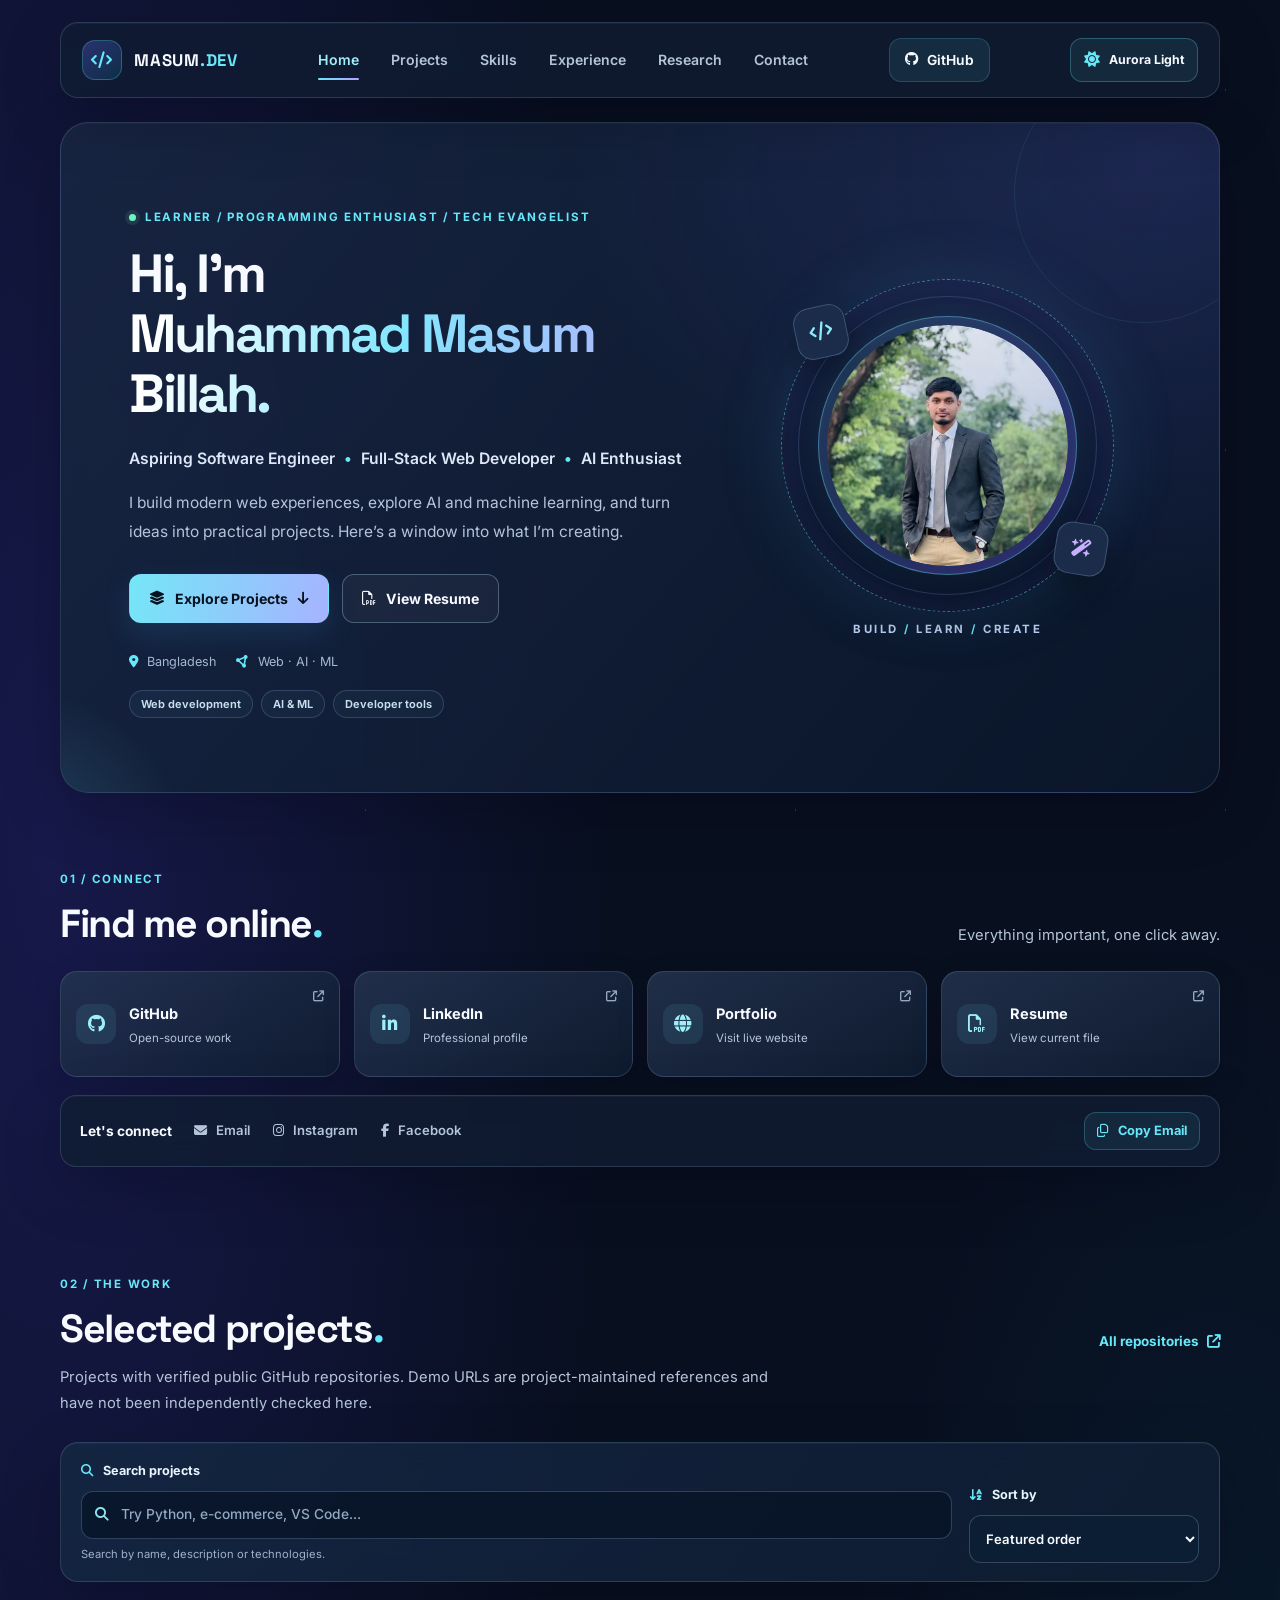
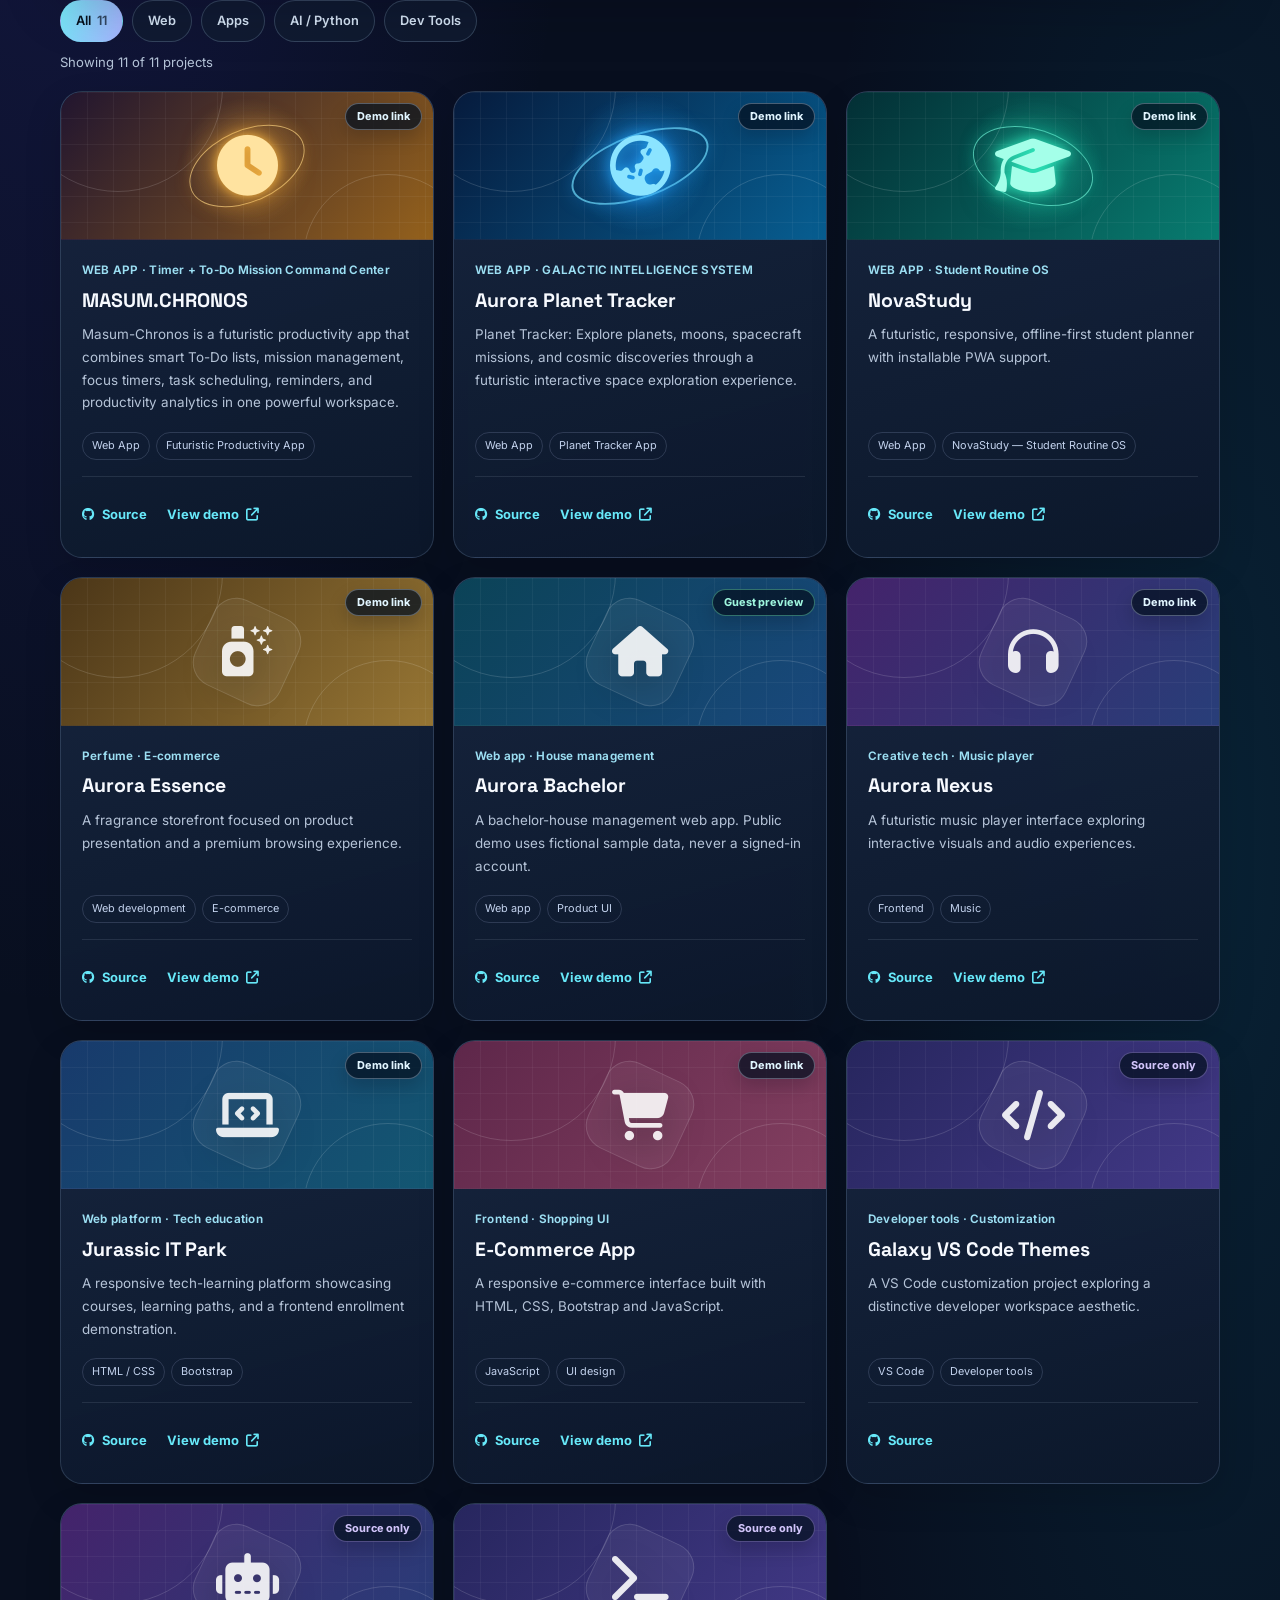
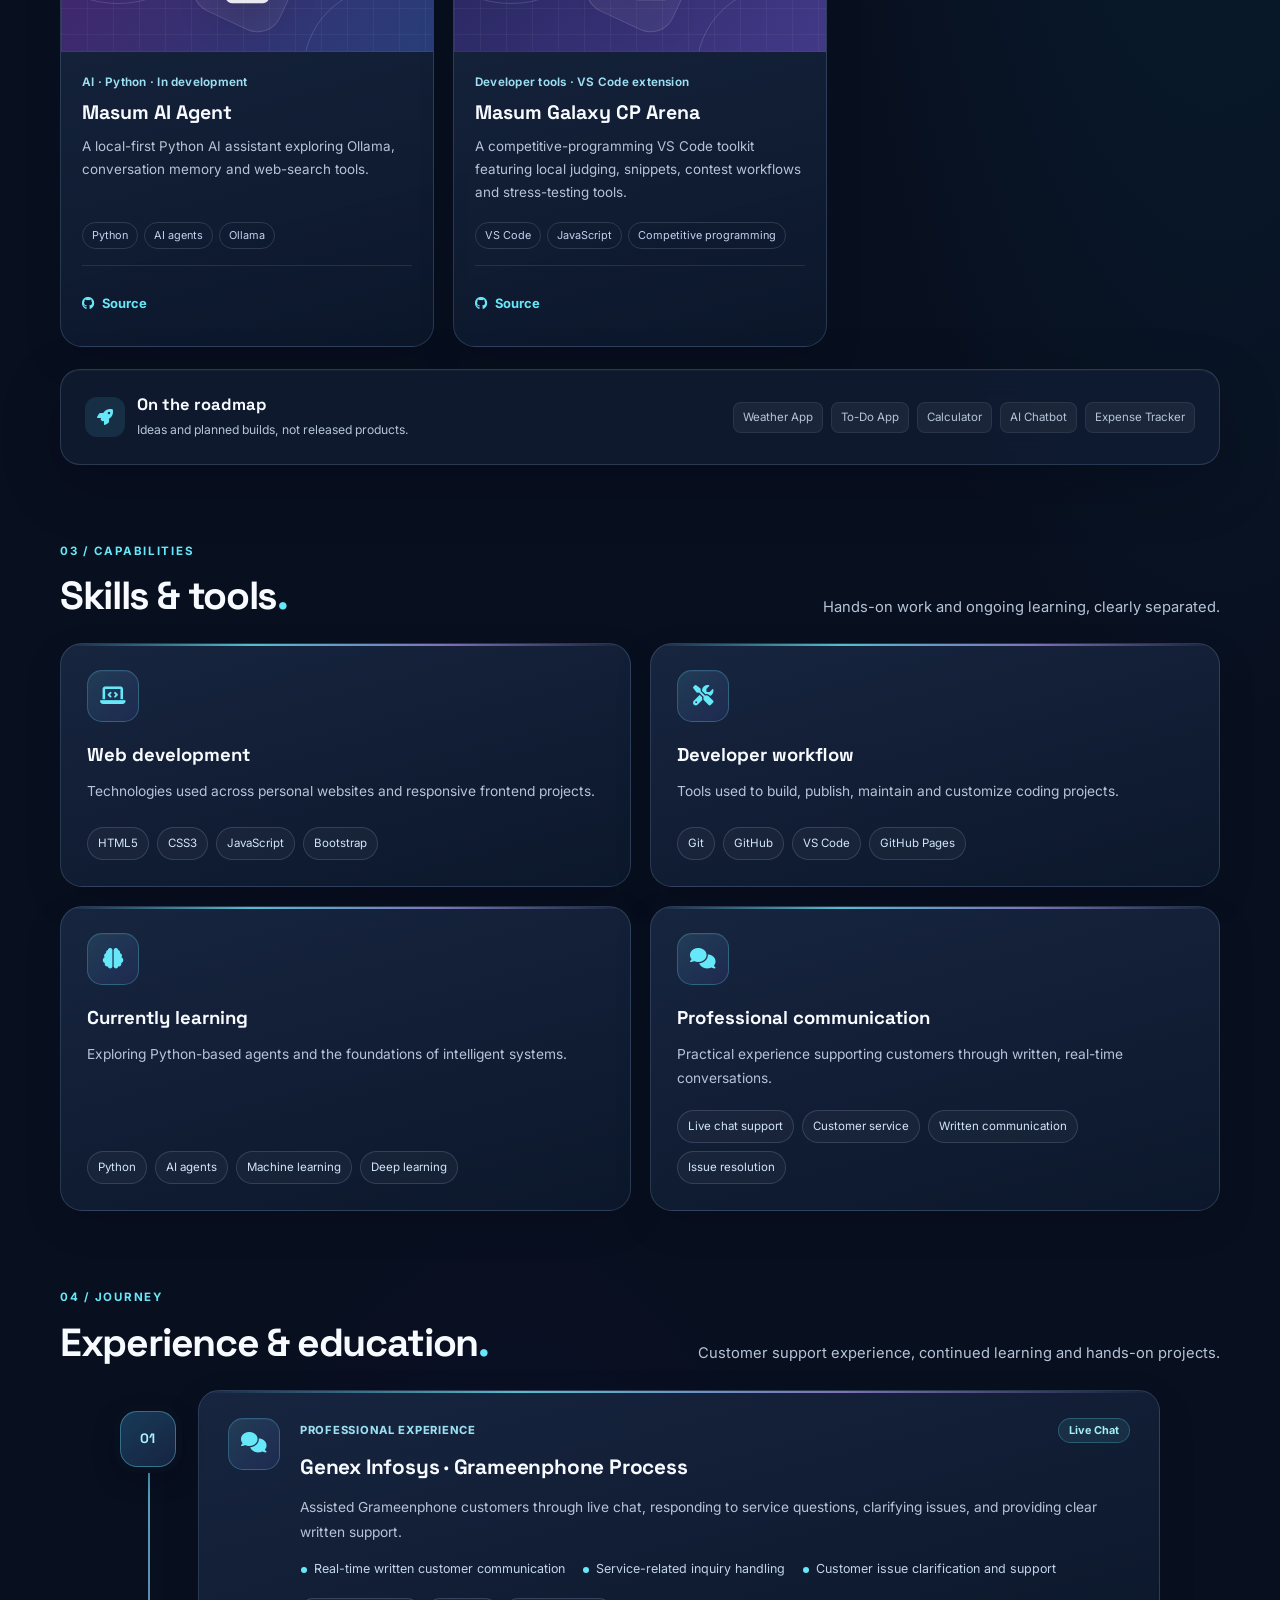
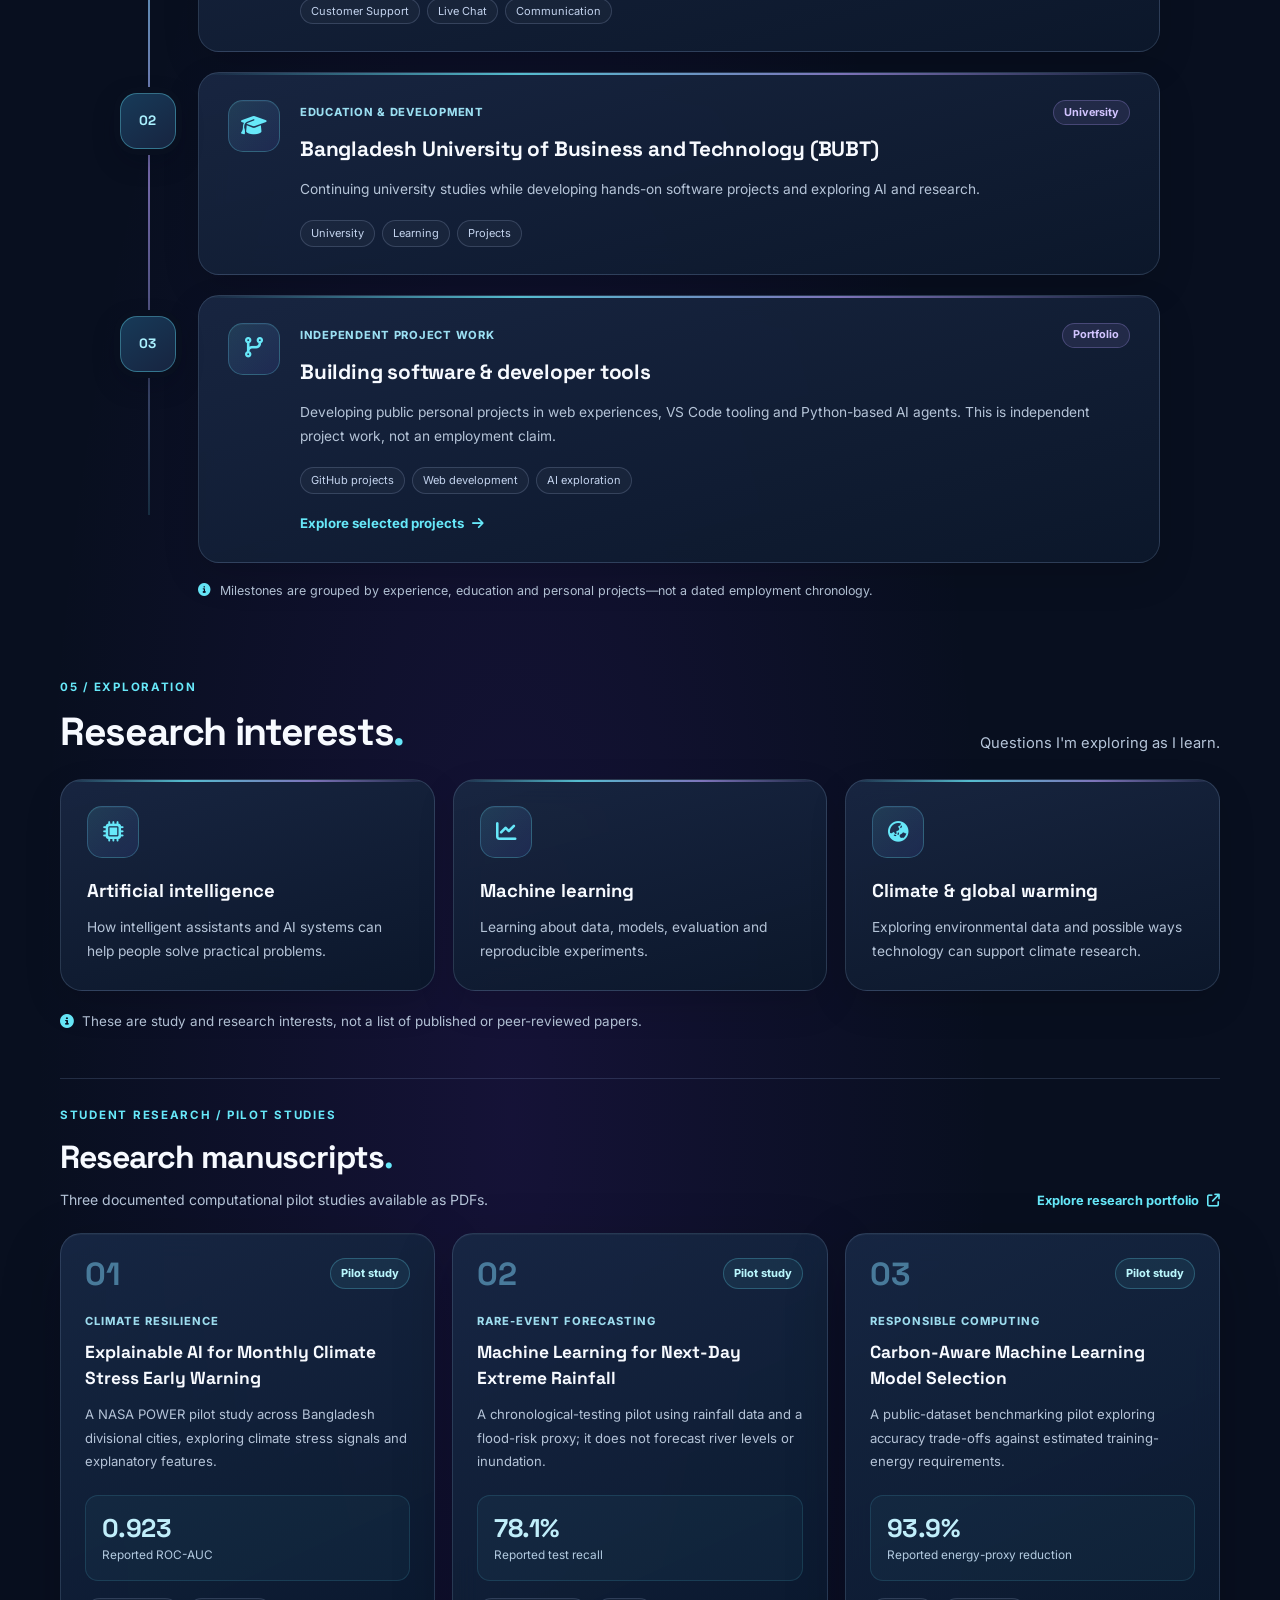
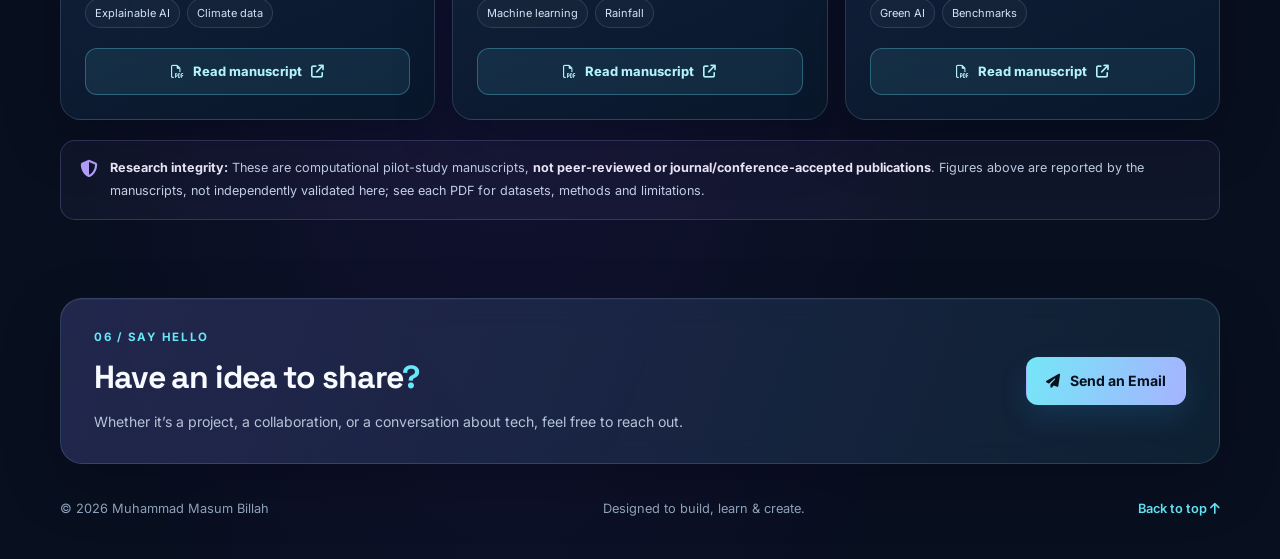
<file: index.html>
<!DOCTYPE html>
<html lang="en">
<head>
<meta charset="UTF-8">
<meta name="viewport" content="width=device-width, initial-scale=1.0">
<meta name="theme-color" content="#080F1F">
<meta name="color-scheme" content="dark light">
<meta name="description" content="Muhammad Masum Billah — aspiring software engineer and full-stack web developer exploring AI. Explore projects, portfolio, resume, and professional links.">
<meta name="robots" content="index, follow">
<link rel="canonical" href="https://gitwithmasum.github.io/">
<meta property="og:type" content="website">
<meta property="og:site_name" content="Masum Billah | Developer LinkHub">
<meta property="og:title" content="Muhammad Masum Billah | Developer LinkHub">
<meta property="og:description" content="Explore web development projects, AI experiments, portfolio, resume, and professional profiles.">
<meta property="og:url" content="https://gitwithmasum.github.io/">
<meta property="og:image" content="https://gitwithmasum.github.io/Assets/formal%201.0.png">
<meta property="og:image:alt" content="Portrait of Muhammad Masum Billah">
<meta name="twitter:card" content="summary">
<meta name="twitter:title" content="Muhammad Masum Billah | Developer LinkHub">
<meta name="twitter:description" content="Projects, portfolio, resume, and links from a developer exploring AI and full-stack web development.">
<title>Muhammad Masum Billah | Developer LinkHub</title>
<link rel="icon" href="./favicon.svg" type="image/svg+xml">
<link rel="preconnect" href="https://cdnjs.cloudflare.com" crossorigin>
<link rel="preconnect" href="https://fonts.googleapis.com">
<link rel="preconnect" href="https://fonts.gstatic.com" crossorigin>
<link href="https://fonts.googleapis.com/css2?family=Inter:wght@400;500;600;700;800&family=Space+Grotesk:wght@400;500;600;700&display=swap" rel="stylesheet">
<link rel="stylesheet" href="https://cdnjs.cloudflare.com/ajax/libs/font-awesome/6.7.2/css/all.min.css">
<script>
/* Apply the saved theme before CSS paints to avoid a light/dark flash. */
try {
  if (localStorage.getItem('masum-linkhub-theme-v1') === 'light') {
    document.documentElement.dataset.theme = 'light';
    document.querySelector('meta[name="theme-color"]').setAttribute('content', '#eaf5fc');
  }
} catch (_) { /* Storage may be unavailable; Midnight Galaxy remains the default. */ }
</script>
<link rel="stylesheet" href="./style.css?v=3.0.0">
<script type="application/ld+json">
{
  "@context": "https://schema.org",
  "@graph": [
    {
      "@type": "Person",
      "@id": "https://gitwithmasum.github.io/#person",
      "name": "Muhammad Masum Billah",
      "url": "https://gitwithmasum.github.io/",
      "image": "https://gitwithmasum.github.io/Assets/formal-portrait.webp",
      "description": "Aspiring software engineer and full-stack web developer exploring artificial intelligence.",
      "sameAs": [
        "https://github.com/gitwithmasum",
        "https://www.linkedin.com/in/masumtheinvincible/"
      ],
      "knowsAbout": [
        "Web development",
        "Artificial intelligence",
        "Machine learning",
        "Developer tools"
      ]
    },
    {
      "@type": "WebSite",
      "@id": "https://gitwithmasum.github.io/#website",
      "name": "MASUM.DEV — Developer LinkHub",
      "url": "https://gitwithmasum.github.io/",
      "inLanguage": "en",
      "about": {
        "@id": "https://gitwithmasum.github.io/#person"
      }
    }
  ]
}
</script>
</head>
<body id="top">
<a class="skip-link" href="#main-content">Skip to main content</a>
<div class="shell">
  
<header class="site-header glass">
<a href="#top" class="brand" aria-label="Masum Developer Hub home"><span class="brand-mark" aria-hidden="true"><i class="fa-solid fa-code"></i></span><span>MASUM<span class="brand-accent">.DEV</span></span></a>
<button class="nav-toggle" type="button" id="nav-toggle" aria-controls="primary-navigation" aria-expanded="false" aria-label="Open navigation menu" hidden>
<span class="nav-toggle-icon" aria-hidden="true"><i class="fa-solid fa-bars"></i></span><span class="nav-toggle-text">Menu</span>
</button>
<nav class="top-nav" id="primary-navigation" aria-label="Main navigation"><a href="#main-content">Home</a><a href="#projects">Projects</a><a href="#skills">Skills</a><a href="#experience">Experience</a><a href="#research">Research</a><a href="#contact">Contact</a></nav>
<a class="header-github" href="https://github.com/gitwithmasum" target="_blank" rel="noopener noreferrer" aria-label="GitHub profile"><i class="fa-brands fa-github" aria-hidden="true"></i><span>GitHub</span></a>
<button class="theme-toggle" type="button" id="theme-toggle" aria-pressed="false" aria-label="Switch to Aurora Light theme" title="Switch to Aurora Light theme">
<span class="theme-toggle-icon" aria-hidden="true"><i class="fa-solid fa-sun"></i></span>
<span class="theme-toggle-text">Aurora Light</span>
</button>
</header>
  
<main id="main-content">
  
<section class="hero glass" aria-labelledby="hero-heading">
<div class="hero-copy">
<p class="eyebrow"><span class="pulse-dot" aria-hidden="true"></span> LEARNER / PROGRAMMING ENTHUSIAST / TECH EVANGELIST</p>
<h1 id="hero-heading">Hi, I’m <span class="gradient-text">Muhammad Masum Billah.</span></h1>
<p class="hero-role">Aspiring Software Engineer <span aria-hidden="true">•</span> Full-Stack Web Developer <span aria-hidden="true">•</span> AI Enthusiast</p>
<p class="hero-description">I build modern web experiences, explore AI and machine learning, and turn ideas into practical projects. Here’s a window into what I’m creating.</p>
<div class="hero-actions"><a class="btn btn-primary" href="#projects"><i class="fa-solid fa-layer-group" aria-hidden="true"></i> Explore Projects <i class="fa-solid fa-arrow-down" aria-hidden="true"></i></a><a class="btn btn-outline" href="./Assets/Update%20CV%202.0.pdf"><i class="fa-regular fa-file-pdf" aria-hidden="true"></i> View Resume</a></div>
<div class="hero-detail"><span><i class="fa-solid fa-location-dot" aria-hidden="true"></i> Bangladesh</span><span><i class="fa-solid fa-circle-nodes" aria-hidden="true"></i> Web · AI · ML</span></div>
<div class="hero-focus" aria-label="Areas of interest"><span>Web development</span><span>AI &amp; ML</span><span>Developer tools</span></div>
</div>
  
<div class="hero-visual">
<div class="portrait-stage"><div class="portrait-halo" aria-hidden="true"></div><div class="portrait-inner"><picture><source srcset="./Assets/formal-portrait.webp" type="image/webp"><img src="./Assets/formal%201.0.png" alt="Portrait of Muhammad Masum Billah" width="300" height="300" fetchpriority="high" decoding="async" loading="eager"></picture></div><span class="orbit-badge badge-code" aria-hidden="true"><i class="fa-solid fa-code"></i></span><span class="orbit-badge badge-spark" aria-hidden="true"><i class="fa-solid fa-wand-magic-sparkles"></i></span></div>
<p class="visual-caption">BUILD <span aria-hidden="true">/</span> LEARN <span aria-hidden="true">/</span> CREATE</p>
</div> 
</section>
  
<section id="links" class="section quick-links" aria-labelledby="links-heading">
<div class="section-heading"><div><p class="section-kicker">01 / CONNECT</p><h2 id="links-heading">Find me online<span class="heading-period">.</span></h2></div><p class="section-intro">Everything important, one click away.</p></div>
<div class="quick-grid"><a class="quick-card" href="https://github.com/gitwithmasum" target="_blank" rel="noopener noreferrer" aria-label="GitHub — Open-source work"><span class="quick-icon" aria-hidden="true"><i class="fa-brands fa-github"></i></span><span class="quick-copy"><strong>GitHub</strong><small>Open-source work</small></span><i class="fa-solid fa-arrow-up-right-from-square quick-arrow" aria-hidden="true"></i></a>
<a class="quick-card" href="https://www.linkedin.com/in/masumtheinvincible/" target="_blank" rel="noopener noreferrer" aria-label="LinkedIn — Professional profile"><span class="quick-icon" aria-hidden="true"><i class="fa-brands fa-linkedin-in"></i></span><span class="quick-copy"><strong>LinkedIn</strong><small>Professional profile</small></span><i class="fa-solid fa-arrow-up-right-from-square quick-arrow" aria-hidden="true"></i></a>
<a class="quick-card" href="https://gitwithmasum.github.io/MB-Portfolio/" target="_blank" rel="noopener noreferrer" aria-label="Portfolio — Visit live website"><span class="quick-icon" aria-hidden="true"><i class="fa-solid fa-globe"></i></span><span class="quick-copy"><strong>Portfolio</strong><small>Visit live website</small></span><i class="fa-solid fa-arrow-up-right-from-square quick-arrow" aria-hidden="true"></i></a>
<a class="quick-card" href="./Assets/Update%20CV%202.0.pdf" aria-label="Resume — View current file"><span class="quick-icon" aria-hidden="true"><i class="fa-regular fa-file-pdf"></i></span><span class="quick-copy"><strong>Resume</strong><small>View current file</small></span><i class="fa-solid fa-arrow-up-right-from-square quick-arrow" aria-hidden="true"></i></a></div>
<div class="social-strip glass"><span class="strip-title">Let's connect</span><div class="social-actions">
<a href="mailto:masumtheinvincible@gmail.com"><i class="fa-solid fa-envelope" aria-hidden="true"></i> Email</a>
<a href="https://www.instagram.com/masumtheinvincible/" target="_blank" rel="noopener noreferrer"><i class="fa-brands fa-instagram" aria-hidden="true"></i> Instagram</a>
<a href="https://www.facebook.com/masumtheinvincible/" target="_blank" rel="noopener noreferrer"><i class="fa-brands fa-facebook-f" aria-hidden="true"></i> Facebook</a></div>
<button class="btn btn-copy" type="button" data-copy-email data-email="masumtheinvincible@gmail.com" aria-describedby="copy-status"><i class="fa-regular fa-copy" aria-hidden="true"></i> Copy Email</button></div>
<p id="copy-status" class="copy-status" role="status" aria-live="polite"></p>
</section>

<section id="projects" class="section projects" aria-labelledby="projects-heading">
<div class="section-heading"><div><p class="section-kicker">02 / THE WORK</p><h2 id="projects-heading">Selected projects<span class="heading-period">.</span></h2></div><a class="all-projects" href="https://github.com/gitwithmasum?tab=repositories" target="_blank" rel="noopener noreferrer">All repositories <i class="fa-solid fa-arrow-up-right-from-square" aria-hidden="true"></i></a></div>
<p class="section-subtitle">Projects with verified public GitHub repositories. Demo URLs are project-maintained references and have not been independently checked here.</p>

<div class="project-toolbar glass" id="project-toolbar" hidden>
<div class="project-search-field">
<label for="project-search"><i class="fa-solid fa-magnifying-glass" aria-hidden="true"></i> Search projects</label>
<div class="project-search-input"><i class="fa-solid fa-magnifying-glass" aria-hidden="true"></i><input id="project-search" type="search" maxlength="90" autocomplete="off" placeholder="Try Python, e-commerce, VS Code..." aria-describedby="project-search-hint">
  <button id="project-search-clear" type="button" class="project-search-clear" aria-label="Clear project search" title="Clear search" hidden><i class="fa-solid fa-xmark" aria-hidden="true"></i></button>
</div>
<small id="project-search-hint">Search by name, description or technologies.</small>
</div>
<div class="project-sort-field"><label for="project-sort"><i class="fa-solid fa-arrow-down-a-z" aria-hidden="true"></i> Sort by</label>
  <select id="project-sort" aria-label="Sort displayed projects"><option value="featured">Featured order</option><option value="name">Name A–Z</option><option value="demo">Demo links first</option>
  </select>
</div>
</div>
  
<div class="project-filters" id="project-filters" role="group" aria-label="Filter projects by category" hidden>
<button type="button" class="project-filter is-active" data-project-filter="all" aria-pressed="true">All <span aria-hidden="true">11</span></button>
<button type="button" class="project-filter" data-project-filter="web" aria-pressed="false">Web</button>
<button type="button" class="project-filter" data-project-filter="apps" aria-pressed="false">Apps</button>
<button type="button" class="project-filter" data-project-filter="ai" aria-pressed="false">AI / Python</button>
<button type="button" class="project-filter" data-project-filter="tools" aria-pressed="false">Dev Tools</button>
</div>
  
<p class="filter-status" id="project-filter-status" role="status" aria-live="polite"></p><div id="project-empty" class="project-empty glass" hidden><span class="project-empty-icon" aria-hidden="true"><i class="fa-solid fa-magnifying-glass-minus"></i></span><h3>No matching projects</h3><p>Try a different keyword or choose another category.</p><button type="button" class="project-empty-reset" id="project-empty-reset"><i class="fa-solid fa-rotate-left" aria-hidden="true"></i> Reset search &amp; filters</button></div>
<div class="projects-grid">



  
<article class="project-card" data-category="web" data-preview="demo" aria-labelledby="project-1">
 <div class="project-art art-chronos" aria-hidden="true"><span class="project-availability">Demo link</span><span class="art-grid"></span><i class="fa-solid fa-clock"></i><span class="art-orbit"></span></div>
 <div class="project-content"><p class="project-type">WEB APP · Timer + To-Do Mission Command Center</p><h3 id="project-1">MASUM.CHRONOS</h3>
 <p class="project-description">Masum-Chronos is a futuristic productivity app that combines smart To-Do lists, mission management, focus timers, task scheduling, reminders, and productivity analytics in one powerful workspace.</p>
 <div class="project-tags" aria-label="Project topics"><span>Web App</span><span>Futuristic Productivity App</span></div>
 <div class="project-actions"><a href="https://github.com/gitwithmasum/Masum-Chronos" target="_blank" rel="noopener noreferrer" aria-label="View Masum Chronos source code"><i class="fa-brands fa-github" aria-hidden="true"></i> Source</a>
 <a href="https://gitwithmasum.github.io/Masum-Chronos/" target="_blank" rel="noopener noreferrer" aria-label="View MASUM.CHRONOS live website">View demo <i class="fa-solid fa-arrow-up-right-from-square" aria-hidden="true"></i></a></div></div>
</article>


<article class="project-card" data-category="web" data-preview="demo" aria-labelledby="project-2">
 <div class="project-art art-planet" aria-hidden="true"><span class="project-availability">Demo link</span><span class="art-grid"></span><i class="fa-solid fa-earth-asia"></i><span class="art-orbit"></span></div>
 <div class="project-content"><p class="project-type">WEB APP · GALACTIC INTELLIGENCE SYSTEM</p><h3 id="project-2">Aurora Planet Tracker</h3>
 <p class="project-description">Planet Tracker: Explore planets, moons, spacecraft missions, and cosmic discoveries through a futuristic interactive space exploration experience.</p>
 <div class="project-tags" aria-label="Project topics"><span>Web App</span><span>Planet Tracker App</span></div>
 <div class="project-actions"><a href="https://github.com/gitwithmasum/Aurora-Planet-Tracker" target="_blank" rel="noopener noreferrer" aria-label="View Aurora Planet Tracker source code"><i class="fa-brands fa-github" aria-hidden="true"></i> Source</a>
 <a href="https://gitwithmasum.github.io/Aurora-Planet-Tracker/" target="_blank" rel="noopener noreferrer" aria-label="View Aurora Planet Tracker live website">View demo <i class="fa-solid fa-arrow-up-right-from-square" aria-hidden="true"></i></a></div></div>
</article>


<article class="project-card" data-category="web" data-preview="demo" aria-labelledby="project-3">
 <div class="project-art art-study" aria-hidden="true"><span class="project-availability">Demo link</span><span class="art-grid"></span><i class="fa-solid fa-graduation-cap"></i><span class="art-orbit"></span></div>
 <div class="project-content"><p class="project-type">WEB APP · Student Routine OS</p><h3 id="project-3">NovaStudy</h3>
 <p class="project-description">A futuristic, responsive, offline-first student planner with installable PWA support.</p>
 <div class="project-tags" aria-label="Project topics"><span>Web App</span><span>NovaStudy — Student Routine OS</span></div>
 <div class="project-actions"><a href="https://github.com/gitwithmasum/NovaStudy-Routine" target="_blank" rel="noopener noreferrer" aria-label="View NovaStudy source code"><i class="fa-brands fa-github" aria-hidden="true"></i> Source</a>
 <a href="https://gitwithmasum.github.io/NovaStudy-Routine/" target="_blank" rel="noopener noreferrer" aria-label="View NovaStudy live website">View demo <i class="fa-solid fa-arrow-up-right-from-square" aria-hidden="true"></i></a></div></div>
</article>
  
  
<article class="project-card" data-category="web" data-preview="demo" aria-labelledby="project-4">
 <div class="project-art art-gold" aria-hidden="true"><span class="project-availability">Demo link</span><span class="art-grid"></span><i class="fa-solid fa-spray-can-sparkles"></i><span class="art-orbit"></span></div>
 <div class="project-content"><p class="project-type">Perfume · E-commerce</p><h3 id="project-4">Aurora Essence</h3>
 <p class="project-description">A fragrance storefront focused on product presentation and a premium browsing experience.</p>
 <div class="project-tags" aria-label="Project topics"><span>Web development</span><span>E-commerce</span></div>
 <div class="project-actions"><a href="https://github.com/gitwithmasum/Aurora-Essence" target="_blank" rel="noopener noreferrer" aria-label="View Aurora Essence source code"><i class="fa-brands fa-github" aria-hidden="true"></i> Source</a>
 <a href="https://gitwithmasum.github.io/Aurora-Essence/" target="_blank" rel="noopener noreferrer" aria-label="View Aurora Essence live website">View demo <i class="fa-solid fa-arrow-up-right-from-square" aria-hidden="true"></i></a></div></div>
</article>

<article class="project-card" data-category="apps" data-preview="guest" aria-labelledby="project-5">
 <div class="project-art art-cyan" aria-hidden="true"><span class="project-availability">Guest preview</span><span class="art-grid"></span><i class="fa-solid fa-house"></i><span class="art-orbit"></span></div>
 <div class="project-content"><p class="project-type">Web app · House management</p><h3 id="project-5">Aurora Bachelor</h3>
 <p class="project-description">A bachelor-house management web app. Public demo uses fictional sample data, never a signed-in account.</p>
 <div class="project-tags" aria-label="Project topics"><span>Web app</span><span>Product UI</span></div>
 <div class="project-actions"><a href="https://github.com/gitwithmasum/Aurora-Bachelor" target="_blank" rel="noopener noreferrer" aria-label="View Aurora Bachelor source code"><i class="fa-brands fa-github" aria-hidden="true"></i> Source</a>
 <a href="https://gitwithmasum.github.io/aurora-bachelor-demo.html" target="_blank" rel="noopener noreferrer" aria-label="View safe Aurora Bachelor guest demo with sample data">View demo <i class="fa-solid fa-arrow-up-right-from-square" aria-hidden="true"></i></a></div></div>
</article>
  
<article class="project-card" data-category="apps" data-preview="demo" aria-labelledby="project-6">
 <div class="project-art art-purple" aria-hidden="true"><span class="project-availability">Demo link</span><span class="art-grid"></span><i class="fa-solid fa-headphones"></i><span class="art-orbit"></span></div>
 <div class="project-content"><p class="project-type">Creative tech · Music player</p><h3 id="project-6">Aurora Nexus</h3>
 <p class="project-description">A futuristic music player interface exploring interactive visuals and audio experiences.</p>
 <div class="project-tags" aria-label="Project topics"><span>Frontend</span><span>Music</span></div>
 <div class="project-actions"><a href="https://github.com/gitwithmasum/Aurora-Nexus" target="_blank" rel="noopener noreferrer" aria-label="View Aurora Nexus source code"><i class="fa-brands fa-github" aria-hidden="true"></i> Source</a>
 <a href="https://gitwithmasum.github.io/Aurora-Nexus/" target="_blank" rel="noopener noreferrer" aria-label="Visit Aurora Nexus demo">View demo <i class="fa-solid fa-arrow-up-right-from-square" aria-hidden="true"></i></a></div></div>
</article>
  
<article class="project-card" data-category="web" data-preview="demo" aria-labelledby="project-7">
 <div class="project-art art-blue" aria-hidden="true"><span class="project-availability">Demo link</span><span class="art-grid"></span><i class="fa-solid fa-laptop-code"></i><span class="art-orbit"></span></div>
 <div class="project-content"><p class="project-type">Web platform · Tech education</p><h3 id="project-7">Jurassic IT Park</h3>
 <p class="project-description">A responsive tech-learning platform showcasing courses, learning paths, and a frontend enrollment demonstration.</p>
 <div class="project-tags" aria-label="Project topics"><span>HTML / CSS</span><span>Bootstrap</span></div>
 <div class="project-actions"><a href="https://github.com/gitwithmasum/Jurassic-IT-Park" target="_blank" rel="noopener noreferrer" aria-label="View Responsive Website source code"><i class="fa-brands fa-github" aria-hidden="true"></i> Source</a>
 <a href="https://gitwithmasum.github.io/Jurassic-IT-Park/" target="_blank" rel="noopener noreferrer" aria-label="Visit Responsive Website demo">View demo <i class="fa-solid fa-arrow-up-right-from-square" aria-hidden="true"></i></a></div></div>
</article>
<article class="project-card" data-category="web" data-preview="demo" aria-labelledby="project-8">
 <div class="project-art art-rose" aria-hidden="true"><span class="project-availability">Demo link</span><span class="art-grid"></span><i class="fa-solid fa-cart-shopping"></i><span class="art-orbit"></span></div>
 <div class="project-content"><p class="project-type">Frontend · Shopping UI</p><h3 id="project-8">E-Commerce App</h3>
 <p class="project-description">A responsive e-commerce interface built with HTML, CSS, Bootstrap and JavaScript.</p>
 <div class="project-tags" aria-label="Project topics"><span>JavaScript</span><span>UI design</span></div>
 <div class="project-actions"><a href="https://github.com/gitwithmasum/Project-Beta-1.0" target="_blank" rel="noopener noreferrer" aria-label="View E-Commerce App source code"><i class="fa-brands fa-github" aria-hidden="true"></i> Source</a>
 <a href="https://gitwithmasum.github.io/Project-Beta-1.0/" target="_blank" rel="noopener noreferrer" aria-label="Visit E-Commerce App demo">View demo <i class="fa-solid fa-arrow-up-right-from-square" aria-hidden="true"></i></a></div></div>
</article>
<article class="project-card" data-category="tools" data-preview="source" aria-labelledby="project-9">
 <div class="project-art art-indigo" aria-hidden="true"><span class="project-availability">Source only</span><span class="art-grid"></span><i class="fa-solid fa-code"></i><span class="art-orbit"></span></div>
 <div class="project-content"><p class="project-type">Developer tools · Customization</p><h3 id="project-9">Galaxy VS Code Themes</h3>
 <p class="project-description">A VS Code customization project exploring a distinctive developer workspace aesthetic.</p>
 <div class="project-tags" aria-label="Project topics"><span>VS Code</span><span>Developer tools</span></div>
 <div class="project-actions"><a href="https://github.com/gitwithmasum/Galaxy-VS-Code-Themes" target="_blank" rel="noopener noreferrer" aria-label="View Galaxy VS Code Themes source code"><i class="fa-brands fa-github" aria-hidden="true"></i> Source</a>
 </div></div>
</article>
<article class="project-card" data-category="ai" data-preview="source" aria-labelledby="project-10">
 <div class="project-art art-purple" aria-hidden="true"><span class="project-availability">Source only</span><span class="art-grid"></span><i class="fa-solid fa-robot"></i><span class="art-orbit"></span></div>
 <div class="project-content"><p class="project-type">AI · Python · In development</p><h3 id="project-10">Masum AI Agent</h3>
 <p class="project-description">A local-first Python AI assistant exploring Ollama, conversation memory and web-search tools.</p>
 <div class="project-tags" aria-label="Project topics"><span>Python</span><span>AI agents</span><span>Ollama</span></div>
 <div class="project-actions"><a href="https://github.com/gitwithmasum/Masum-AI-Agent" target="_blank" rel="noopener noreferrer" aria-label="View Masum AI Agent source code"><i class="fa-brands fa-github" aria-hidden="true"></i> Source</a></div></div>
</article>
<article class="project-card" data-category="tools" data-preview="source" aria-labelledby="project-11">
 <div class="project-art art-indigo" aria-hidden="true"><span class="project-availability">Source only</span><span class="art-grid"></span><i class="fa-solid fa-terminal"></i><span class="art-orbit"></span></div>
 <div class="project-content"><p class="project-type">Developer tools · VS Code extension</p><h3 id="project-11">Masum Galaxy CP Arena</h3>
 <p class="project-description">A competitive-programming VS Code toolkit featuring local judging, snippets, contest workflows and stress-testing tools.</p>
 <div class="project-tags" aria-label="Project topics"><span>VS Code</span><span>JavaScript</span><span>Competitive programming</span></div>
 <div class="project-actions"><a href="https://github.com/gitwithmasum/MG-VS-Code-CP-Arena" target="_blank" rel="noopener noreferrer" aria-label="View Masum Galaxy CP Arena source code"><i class="fa-brands fa-github" aria-hidden="true"></i> Source</a></div></div>
</article>
</div>

<div class="roadmap glass" aria-labelledby="roadmap-heading"><div class="roadmap-heading"><i class="fa-solid fa-rocket" aria-hidden="true"></i><div><h3 id="roadmap-heading">On the roadmap</h3><p>Ideas and planned builds, not released products.</p></div></div>
<ul class="roadmap-list"><li>Weather App</li><li>To-Do App</li><li>Calculator</li><li>AI Chatbot</li><li>Expense Tracker</li></ul></div>
</section>



<section id="skills" class="section showcase-section" aria-labelledby="skills-heading">
<div class="section-heading"><div><p class="section-kicker">03 / CAPABILITIES</p><h2 id="skills-heading">Skills &amp; tools<span class="heading-period">.</span></h2></div><p class="section-intro">Hands-on work and ongoing learning, clearly separated.</p></div>
<div class="showcase-grid skill-grid">
<article class="showcase-card glass"><div class="showcase-icon"><i class="fa-solid fa-laptop-code" aria-hidden="true"></i></div><h3>Web development</h3><p>Technologies used across personal websites and responsive frontend projects.</p><ul class="skill-tags"><li>HTML5</li><li>CSS3</li><li>JavaScript</li><li>Bootstrap</li></ul></article>
<article class="showcase-card glass"><div class="showcase-icon"><i class="fa-solid fa-screwdriver-wrench" aria-hidden="true"></i></div><h3>Developer workflow</h3><p>Tools used to build, publish, maintain and customize coding projects.</p><ul class="skill-tags"><li>Git</li><li>GitHub</li><li>VS Code</li><li>GitHub Pages</li></ul></article>
<article class="showcase-card glass"><div class="showcase-icon"><i class="fa-solid fa-brain" aria-hidden="true"></i></div><h3>Currently learning</h3><p>Exploring Python-based agents and the foundations of intelligent systems.</p><ul class="skill-tags"><li>Python</li><li>AI agents</li><li>Machine learning</li><li>Deep learning</li></ul></article>
<article class="showcase-card glass"><div class="showcase-icon"><i class="fa-solid fa-comments" aria-hidden="true"></i></div><h3>Professional communication</h3><p>Practical experience supporting customers through written, real-time conversations.</p><ul class="skill-tags"><li>Live chat support</li><li>Customer service</li><li>Written communication</li><li>Issue resolution</li></ul></article>
</div></section>
<section id="experience" class="section showcase-section" aria-labelledby="experience-heading">
<div class="section-heading"><div><p class="section-kicker">04 / JOURNEY</p><h2 id="experience-heading">Experience &amp; education<span class="heading-period">.</span></h2></div><p class="section-intro">Customer support experience, continued learning and hands-on projects.</p></div>
<div class="career-panel">
<ol class="career-timeline" aria-label="Professional and learning milestones">
<li class="career-step">
<span class="career-number" aria-hidden="true">01</span>
<article class="journey-card glass" aria-label="Genex Infosys, Grameenphone live chat customer support">
<div class="journey-icon"><i class="fa-solid fa-comments" aria-hidden="true"></i></div>
<div class="journey-content">
<div class="journey-topline"><p class="journey-label">Professional experience</p><span class="journey-badge">Live Chat</span></div>
<h3>Genex Infosys · Grameenphone Process</h3>
<p>Assisted Grameenphone customers through live chat, responding to service questions, clarifying issues, and providing clear written support.</p>
<ul class="career-highlights" aria-label="Customer support responsibilities"><li>Real-time written customer communication</li><li>Service-related inquiry handling</li><li>Customer issue clarification and support</li></ul>
<div class="journey-tags"><span>Customer Support</span><span>Live Chat</span><span>Communication</span></div>
</div>
</article>
</li>
<li class="career-step">
<span class="career-number" aria-hidden="true">02</span>
<article class="journey-card glass" aria-label="University studies at BUBT">
<div class="journey-icon"><i class="fa-solid fa-graduation-cap" aria-hidden="true"></i></div>
<div class="journey-content">
<div class="journey-topline"><p class="journey-label">Education &amp; development</p><span class="journey-badge journey-badge--quiet">University</span></div>
<h3>Bangladesh University of Business and Technology (BUBT)</h3>
<p>Continuing university studies while developing hands-on software projects and exploring AI and research.</p>
<div class="journey-tags"><span>University</span><span>Learning</span><span>Projects</span></div>
</div>
</article>
</li>
<li class="career-step">
<span class="career-number" aria-hidden="true">03</span>
<article class="journey-card glass" aria-label="Independent software and developer tool projects">
<div class="journey-icon"><i class="fa-solid fa-code-branch" aria-hidden="true"></i></div>
<div class="journey-content">
<div class="journey-topline"><p class="journey-label">Independent project work</p><span class="journey-badge journey-badge--quiet">Portfolio</span></div>
<h3>Building software &amp; developer tools</h3>
<p>Developing public personal projects in web experiences, VS Code tooling and Python-based AI agents. This is independent project work, not an employment claim.</p>
<div class="journey-tags"><span>GitHub projects</span><span>Web development</span><span>AI exploration</span></div>
<a class="career-link" href="#projects">Explore selected projects <i class="fa-solid fa-arrow-right" aria-hidden="true"></i></a>
</div>
</article>
</li>
</ol>
<p class="career-disclaimer"><i class="fa-solid fa-circle-info" aria-hidden="true"></i> Milestones are grouped by experience, education and personal projects—not a dated employment chronology.</p>
</div>
</section>
<section id="research" class="section showcase-section" aria-labelledby="research-heading">
<div class="section-heading"><div><p class="section-kicker">05 / EXPLORATION</p><h2 id="research-heading">Research interests<span class="heading-period">.</span></h2></div><p class="section-intro">Questions I'm exploring as I learn.</p></div>
<div class="showcase-grid research-grid">
<article class="showcase-card glass"><div class="showcase-icon"><i class="fa-solid fa-microchip" aria-hidden="true"></i></div><h3>Artificial intelligence</h3><p>How intelligent assistants and AI systems can help people solve practical problems.</p></article>
<article class="showcase-card glass"><div class="showcase-icon"><i class="fa-solid fa-chart-line" aria-hidden="true"></i></div><h3>Machine learning</h3><p>Learning about data, models, evaluation and reproducible experiments.</p></article>
<article class="showcase-card glass"><div class="showcase-icon"><i class="fa-solid fa-earth-asia" aria-hidden="true"></i></div><h3>Climate &amp; global warming</h3><p>Exploring environmental data and possible ways technology can support climate research.</p></article>
</div><p class="research-note"><i class="fa-solid fa-circle-info" aria-hidden="true"></i> These are study and research interests, not a list of published or peer-reviewed papers.</p>
<div class="research-manuscripts" aria-labelledby="studies-heading">
<div class="research-studies-heading">
<div><p class="section-kicker">STUDENT RESEARCH / PILOT STUDIES</p><h3 id="studies-heading">Research manuscripts<span class="heading-period">.</span></h3><p>Three documented computational pilot studies available as PDFs.</p></div>
<a class="research-all-link" href="https://gitwithmasum.github.io/MB-Portfolio/pages/research.html" target="_blank" rel="noopener noreferrer">Explore research portfolio <i class="fa-solid fa-arrow-up-right-from-square" aria-hidden="true"></i></a>
</div>
<div class="study-grid">
<article class="study-card glass" aria-labelledby="study-title-01">
<div class="study-card-top"><span class="study-index" aria-hidden="true">01</span><span class="study-status">Pilot study</span></div>
<p class="study-field">Climate resilience</p>
<h4 id="study-title-01">Explainable AI for Monthly Climate Stress Early Warning</h4>
<p class="study-description">A NASA POWER pilot study across Bangladesh divisional cities, exploring climate stress signals and explanatory features.</p>
<div class="study-metric"><strong>0.923</strong><span>Reported ROC-AUC</span></div>
<div class="study-tags" aria-label="Research subjects"><span>Explainable AI</span><span>Climate data</span></div>
<a class="study-pdf-link" href="https://gitwithmasum.github.io/MB-Portfolio/research/papers/01_Explainable_AI_Climate_Stress_Pilot_Study.pdf" target="_blank" rel="noopener noreferrer" aria-label="Read pilot study 01 as PDF"><i class="fa-regular fa-file-pdf" aria-hidden="true"></i> Read manuscript <i class="fa-solid fa-arrow-up-right-from-square" aria-hidden="true"></i></a>
</article>
<article class="study-card glass" aria-labelledby="study-title-02">
<div class="study-card-top"><span class="study-index" aria-hidden="true">02</span><span class="study-status">Pilot study</span></div>
<p class="study-field">Rare-event forecasting</p>
<h4 id="study-title-02">Machine Learning for Next-Day Extreme Rainfall</h4>
<p class="study-description">A chronological-testing pilot using rainfall data and a flood-risk proxy; it does not forecast river levels or inundation.</p>
<div class="study-metric"><strong>78.1%</strong><span>Reported test recall</span></div>
<div class="study-tags" aria-label="Research subjects"><span>Machine learning</span><span>Rainfall</span></div>
<a class="study-pdf-link" href="https://gitwithmasum.github.io/MB-Portfolio/research/papers/02_ML_Extreme_Rainfall_Early_Warning_Pilot_Study.pdf" target="_blank" rel="noopener noreferrer" aria-label="Read pilot study 02 as PDF"><i class="fa-regular fa-file-pdf" aria-hidden="true"></i> Read manuscript <i class="fa-solid fa-arrow-up-right-from-square" aria-hidden="true"></i></a>
</article>
<article class="study-card glass" aria-labelledby="study-title-03">
<div class="study-card-top"><span class="study-index" aria-hidden="true">03</span><span class="study-status">Pilot study</span></div>
<p class="study-field">Responsible computing</p>
<h4 id="study-title-03">Carbon-Aware Machine Learning Model Selection</h4>
<p class="study-description">A public-dataset benchmarking pilot exploring accuracy trade-offs against estimated training-energy requirements.</p>
<div class="study-metric"><strong>93.9%</strong><span>Reported energy-proxy reduction</span></div>
<div class="study-tags" aria-label="Research subjects"><span>Green AI</span><span>Benchmarks</span></div>
<a class="study-pdf-link" href="https://gitwithmasum.github.io/MB-Portfolio/research/papers/03_Carbon_Aware_AI_Model_Selection_Pilot_Study.pdf" target="_blank" rel="noopener noreferrer" aria-label="Read pilot study 03 as PDF"><i class="fa-regular fa-file-pdf" aria-hidden="true"></i> Read manuscript <i class="fa-solid fa-arrow-up-right-from-square" aria-hidden="true"></i></a>
</article>
</div>
<p class="study-integrity"><i class="fa-solid fa-shield-halved" aria-hidden="true"></i><span><strong>Research integrity:</strong> These are computational pilot-study manuscripts, <strong>not peer-reviewed or journal/conference-accepted publications</strong>. Figures above are reported by the manuscripts, not independently validated here; see each PDF for datasets, methods and limitations.</span></p>
</div>
</section>
<section id="contact" class="section contact-section" aria-labelledby="contact-heading"><div class="contact-card glass"><div><p class="section-kicker">06 / SAY HELLO</p><h2 id="contact-heading">Have an idea to share<span class="heading-period">?</span></h2><p>Whether it’s a project, a collaboration, or a conversation about tech, feel free to reach out.</p></div><a class="btn btn-primary" href="mailto:masumtheinvincible@gmail.com"><i class="fa-solid fa-paper-plane" aria-hidden="true"></i> Send an Email</a></div></section>
</main>
<footer class="site-footer"><p>© <span id="current-year">2026</span> Muhammad Masum Billah</p><p>Designed to build, learn &amp; create.</p><a href="#top">Back to top <i class="fa-solid fa-arrow-up" aria-hidden="true"></i></a></footer>
</div>
<script src="./script.js?v=2.6.0"></script>
</body>
</html>
</file>
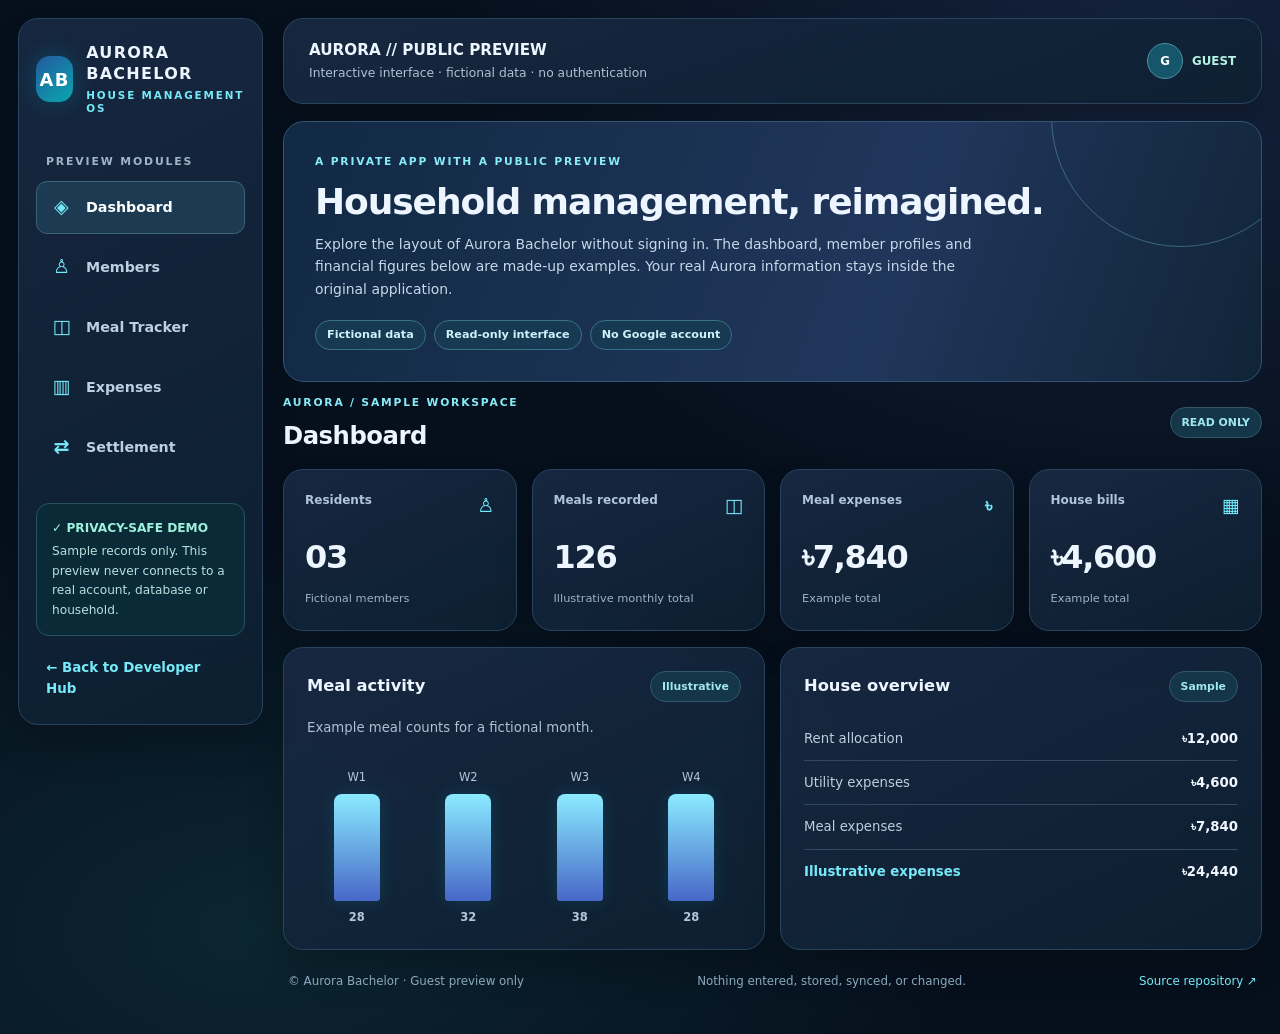
<file: aurora-bachelor-demo.html>
<!doctype html>
<html lang="en">
<head>
<meta charset="utf-8">
<meta name="viewport" content="width=device-width,initial-scale=1">
<meta name="theme-color" content="#081422">
<meta name="description" content="Aurora Bachelor read-only guest preview with fictional sample data. No login or real household data.">
<meta name="robots" content="noindex,nofollow">
<meta http-equiv="Content-Security-Policy" content="default-src 'none'; style-src 'unsafe-inline'; script-src 'unsafe-inline'; img-src 'none'; font-src 'none'; connect-src 'none'; object-src 'none'; base-uri 'none'; form-action 'none'">
<title>Aurora Bachelor | Privacy-Safe Guest Demo</title>
<style>
:root{color-scheme:dark;--bg:#06101d;--card:#101f32;--line:#244059;--text:#edf6ff;--muted:#adc2d3;--cyan:#76e9f8;--purple:#c3abff}
*,*::before,*::after{box-sizing:border-box}
body{margin:0;min-height:100vh;background:radial-gradient(ellipse 55% 48% at 90% 5%,#24365f77,transparent),radial-gradient(ellipse 55% 40% at 20% 90%,#113e4877,transparent),var(--bg);color:var(--text);font:15px/1.6 system-ui,-apple-system,"Segoe UI",sans-serif}
a{color:inherit}
.skip{position:absolute;left:14px;top:-70px;background:white;color:#101726;padding:10px;border-radius:8px;z-index:4}
.skip:focus{top:14px}
:where(a,button):focus-visible{outline:3px solid var(--cyan);outline-offset:3px}
.workspace{width:min(1380px,calc(100% - 36px));margin:18px auto;display:grid;grid-template-columns:245px minmax(0,1fr);gap:20px}
.glass{background:linear-gradient(155deg,#182943e8,#0d2031ea);border:1px solid #29445e;border-radius:20px;box-shadow:0 20px 35px #0003}
.sidebar{padding:24px 17px;align-self:start;position:sticky;top:18px}
.brand{display:flex;align-items:center;gap:13px;text-decoration:none;font-weight:800;letter-spacing:.08em;line-height:1.3;font-size:1rem}
.brand-symbol{width:46px;height:46px;display:grid;place-items:center;border-radius:14px;background:linear-gradient(140deg,#2459a0,#09a7ad);font-size:1.12rem;color:white;box-shadow:0 0 25px #00d5ff33}
.brand small{display:block;font-size:.65rem;letter-spacing:.18em;color:var(--cyan);margin-top:4px}
.side-caption{margin:37px 10px 11px;font-size:.68rem;letter-spacing:.17em;color:#9db5c7;font-weight:800}
.nav-list{display:grid;gap:7px}
.nav-button{border:1px solid transparent;background:transparent;text-align:left;color:#bdd0e1;font:inherit;font-size:.89rem;font-weight:650;line-height:1.3;display:flex;align-items:center;gap:13px;padding:13px;border-radius:11px;cursor:pointer;width:100%;transition:background .18s,border-color .18s}
.nav-button:hover,.nav-button.active{color:white;background:#1c3a52;border-color:#3e6375}
.nav-icon{color:var(--cyan);font-size:1.2rem;width:23px;text-align:center}
.side-note{margin-top:29px;border-radius:13px;border:1px solid #285264;background:#0b2a37;padding:15px;font-size:.76rem;color:#b7e1df}
.side-note strong{display:block;color:#9df0db;margin-bottom:4px}
.side-return{display:block;margin:21px 10px 0;color:var(--cyan);text-decoration:none;font-size:.84rem;font-weight:700}
.main{min-width:0;display:grid;gap:17px;align-content:start}
.topbar{display:flex;justify-content:space-between;align-items:center;gap:18px;padding:19px 25px}
.topbar strong{display:block;font-size:.95rem}
.topbar p{color:var(--muted);font-size:.77rem;margin:2px 0 0}
.guest{display:flex;align-items:center;gap:9px;color:#b5f2e3;font-weight:750;font-size:.74rem;white-space:nowrap}
.guest-avatar{display:grid;place-items:center;border-radius:50%;width:36px;height:36px;border:1px solid #4d91a6;background:#15566a;color:#fff}
.hero{position:relative;overflow:hidden;padding:31px;border-radius:21px;border:1px solid #335474;background:linear-gradient(110deg,#112943,#21365b 62%,#102437)}
.hero::after{content:"";position:absolute;width:260px;height:260px;border:1px solid #7ce0ee55;border-radius:50%;right:-50px;top:-135px;pointer-events:none}
.overline{margin:0 0 9px;color:#87ecf8;letter-spacing:.17em;font-size:.67rem;font-weight:800}
.hero h1{font-size:clamp(1.6rem,3vw,2.25rem);margin:0 0 9px;line-height:1.25;letter-spacing:-.03em}
.hero p:not(.overline){color:#c7d8e9;margin:0;max-width:680px;font-size:.87rem}
.hero .hero-badges{margin-top:20px;display:flex;flex-wrap:wrap;gap:8px}
.hero-badges span{display:inline-flex;border-radius:50px;background:#173951;border:1px solid #387188;padding:5px 11px;color:#caf4fa;font-size:.7rem;font-weight:700}
.view-panel{min-width:0}
.view-panel[hidden]{display:none!important}
.panel-heading{display:flex;align-items:center;justify-content:space-between;gap:13px;margin:12px 0 17px}
.panel-heading h2{font-size:1.52rem;line-height:1.3;margin:0;letter-spacing:-.02em}
.demo-chip,.tag{font-size:.68rem;font-weight:800;border-radius:999px;padding:6px 11px;border:1px solid #315969;background:#153548;color:#9fe8ef}
.stats-grid{display:grid;grid-template-columns:repeat(4,minmax(0,1fr));gap:15px}
.stat{padding:21px;min-width:0}
.stat-head{display:flex;justify-content:space-between;gap:10px;color:#afc6da;font-size:.75rem;font-weight:650}
.stat-symbol{font-size:1.2rem;color:#70edfc}
.stat strong{display:block;font-size:clamp(1.4rem,2.7vw,2rem);font-weight:800;letter-spacing:-.04em;margin:11px 0 1px}
.stat small{font-size:.71rem;color:#9ab4c7}
.two-col{display:grid;grid-template-columns:repeat(2,minmax(0,1fr));gap:15px;margin-top:16px}
.pane{padding:23px;min-width:0}
.pane-head{display:flex;align-items:center;gap:12px;justify-content:space-between;margin-bottom:15px}
.pane h3{font-size:1.02rem;line-height:1.35;margin:0}
.muted{color:var(--muted);font-size:.83rem;margin:4px 0 18px}
.bar-chart{margin-top:30px;display:flex;align-items:flex-end;justify-content:space-around;height:158px;gap:12px}
.bar-chart div{flex:1;height:100%;display:flex;flex-direction:column;align-items:center;justify-content:flex-end;gap:7px;color:#b2c7db;font-size:.72rem}
.bar-chart i{height:var(--level);max-height:110px;width:min(55%,46px);min-width:12px;border-radius:8px 8px 3px 3px;background:linear-gradient(#8aebff,#4767c7);box-shadow:0 0 17px #00ddff22}
.bar-chart b{font-weight:700}
.line-item{display:flex;justify-content:space-between;gap:13px;padding:11px 0;border-bottom:1px solid #304961;color:#bbd0df;font-size:.83rem}
.line-item strong{color:#f0f7ff}
.line-item.last{border-bottom:0;font-weight:750;color:var(--cyan)}
.people-grid{display:grid;gap:10px}
.person{display:flex;align-items:center;gap:14px;border:1px solid #28475d;padding:15px;border-radius:13px;background:#13263b}
.avatar{width:42px;height:42px;flex:0 0 42px;display:grid;place-items:center;background:#1c5a75;color:#c9faff;border-radius:50%;font-weight:800}
.person div{display:grid}
.person div small{color:var(--muted)}
.status{margin-left:auto;border-radius:20px;padding:4px 10px;background:#144b3c;color:#a9efce;font-size:.7rem}
.table-scroll{max-width:100%;overflow-x:auto}
table{border-collapse:collapse;width:100%;min-width:440px;text-align:left;font-size:.8rem}
th,td{padding:13px 11px;border-bottom:1px solid #284459;white-space:nowrap}
th{color:#a7ecf5;font-weight:700}
td{color:#d5e6f5}
tfoot th{border-bottom:0}
.two-stats{grid-template-columns:repeat(2,minmax(0,1fr));margin-bottom:16px}
.notice{border:1px solid #295777;border-radius:13px;padding:16px;background:#0c2f40;color:#c0e9ef;font-size:.85rem}
.notice.compact{margin-top:20px}
.footer{display:flex;flex-wrap:wrap;gap:15px;justify-content:space-between;color:#8ba9bf;font-size:.74rem;padding:5px 5px 25px}
.footer a{color:var(--cyan);text-decoration:none}
@media(max-width:1040px){.workspace{grid-template-columns:210px minmax(0,1fr)}.stats-grid{grid-template-columns:repeat(2,minmax(0,1fr))}.two-col{grid-template-columns:1fr}}
@media(max-width:700px){.workspace{display:block;width:calc(100% - 22px);margin:11px auto}.sidebar{position:static;padding:16px;margin-bottom:15px}.side-caption{margin:20px 8px 8px}.nav-list{display:flex;overflow-x:auto;gap:7px;padding-bottom:4px}.nav-button{width:auto;flex:none;white-space:nowrap;padding:10px 12px}.side-note{margin-top:11px}.side-return{margin:13px 7px 0}.topbar{padding:16px}.main{gap:13px}.hero{padding:24px}.panel-heading{margin:8px 0 14px}}
@media(max-width:420px){.stats-grid{grid-template-columns:1fr}.topbar{align-items:flex-start}.guest{font-size:.67rem}.stat{padding:17px}.pane{padding:17px}.hero{padding:19px}.panel-heading{flex-wrap:wrap}}
@media(prefers-reduced-motion:reduce){html{scroll-behavior:auto}.nav-button{transition:none}}
</style>
</head>
<body>
<a href="#main" class="skip">Skip to guest preview</a>
<div class="workspace">
<aside class="sidebar glass" aria-label="Guest demo navigation">
 <a href="https://gitwithmasum.github.io/" class="brand"><span class="brand-symbol">AB</span><span>AURORA BACHELOR<small>HOUSE MANAGEMENT OS</small></span></a>
 <p class="side-caption">PREVIEW MODULES</p>
 <nav class="nav-list" aria-label="Preview sections"><button class="nav-button active" type="button" data-view="dashboard" aria-pressed="true" id="tab-dashboard"><span class="nav-icon" aria-hidden="true">◈</span>Dashboard</button>
<button class="nav-button" type="button" data-view="members" aria-pressed="false" id="tab-members"><span class="nav-icon" aria-hidden="true">♙</span>Members</button>
<button class="nav-button" type="button" data-view="meals" aria-pressed="false" id="tab-meals"><span class="nav-icon" aria-hidden="true">◫</span>Meal Tracker</button>
<button class="nav-button" type="button" data-view="expenses" aria-pressed="false" id="tab-expenses"><span class="nav-icon" aria-hidden="true">▥</span>Expenses</button>
<button class="nav-button" type="button" data-view="settlement" aria-pressed="false" id="tab-settlement"><span class="nav-icon" aria-hidden="true">⇄</span>Settlement</button></nav>
 <div class="side-note"><strong>✓ PRIVACY-SAFE DEMO</strong>Sample records only. This preview never connects to a real account, database or household.</div>
 <a href="https://gitwithmasum.github.io/" class="side-return">← Back to Developer Hub</a>
</aside>
<div class="main">
 <header class="topbar glass"><div><strong>AURORA // PUBLIC PREVIEW</strong><p>Interactive interface · fictional data · no authentication</p></div><div class="guest"><span class="guest-avatar">G</span> GUEST</div></header>
 <main id="main">
 <section class="hero"><p class="overline">A PRIVATE APP WITH A PUBLIC PREVIEW</p><h1>Household management, reimagined.</h1><p>Explore the layout of Aurora Bachelor without signing in. The dashboard, member profiles and financial figures below are made-up examples. Your real Aurora information stays inside the original application.</p><div class="hero-badges"><span>Fictional data</span><span>Read-only interface</span><span>No Google account</span></div></section>
 <section class="view-panel" data-panel="dashboard" aria-labelledby="tab-dashboard" ><div class="panel-heading"><div><p class="overline">AURORA / SAMPLE WORKSPACE</p><h2>Dashboard</h2></div><span class="demo-chip">READ ONLY</span></div>
<div class="stats-grid">
 <article class="stat glass"><div class="stat-head"><span>Residents</span><span class="stat-symbol">♙</span></div><strong>03</strong><small>Fictional members</small></article>
 <article class="stat glass"><div class="stat-head"><span>Meals recorded</span><span class="stat-symbol">◫</span></div><strong>126</strong><small>Illustrative monthly total</small></article>
 <article class="stat glass"><div class="stat-head"><span>Meal expenses</span><span class="stat-symbol">৳</span></div><strong>৳7,840</strong><small>Example total</small></article>
 <article class="stat glass"><div class="stat-head"><span>House bills</span><span class="stat-symbol">▦</span></div><strong>৳4,600</strong><small>Example total</small></article>
</div>
<div class="two-col">
 <article class="pane glass"><div class="pane-head"><h3>Meal activity</h3><span class="tag">Illustrative</span></div><p class="muted">Example meal counts for a fictional month.</p><div class="bar-chart" aria-label="Example meal counts: Week one 28, week two 32, week three 38, week four 28">
 <div><span>W1</span><i style="--level:74%"></i><b>28</b></div>
 <div><span>W2</span><i style="--level:84%"></i><b>32</b></div>
 <div><span>W3</span><i style="--level:100%"></i><b>38</b></div>
 <div><span>W4</span><i style="--level:74%"></i><b>28</b></div>
 </div></article>
 <article class="pane glass"><div class="pane-head"><h3>House overview</h3><span class="tag">Sample</span></div>
 <div class="line-item"><span>Rent allocation</span><strong>৳12,000</strong></div>
 <div class="line-item"><span>Utility expenses</span><strong>৳4,600</strong></div>
 <div class="line-item"><span>Meal expenses</span><strong>৳7,840</strong></div>
 <div class="line-item last"><span>Illustrative expenses</span><strong>৳24,440</strong></div>
 </article>
</div></section>
<section class="view-panel" data-panel="members" aria-labelledby="tab-members" hidden><div class="panel-heading"><div><p class="overline">AURORA / SAMPLE WORKSPACE</p><h2>Members</h2></div><span class="demo-chip">READ ONLY</span></div><article class="pane glass"><div class="pane-head"><h3>Household members</h3><span class="tag">3 sample profiles</span></div><p class="muted">No names, emails, or images from any real member account are loaded.</p><div class="people-grid">
 <div class="person"><span class="avatar">G1</span><div><strong>Guest One</strong><small>Sample resident</small></div><span class="status">Active</span></div>
 <div class="person"><span class="avatar">G2</span><div><strong>Guest Two</strong><small>Sample resident</small></div><span class="status">Active</span></div>
 <div class="person"><span class="avatar">G3</span><div><strong>Guest Three</strong><small>Sample resident</small></div><span class="status">Active</span></div>
</div></article></section>
<section class="view-panel" data-panel="meals" aria-labelledby="tab-meals" hidden><div class="panel-heading"><div><p class="overline">AURORA / SAMPLE WORKSPACE</p><h2>Meal Tracker</h2></div><span class="demo-chip">READ ONLY</span></div><article class="pane glass"><div class="pane-head"><h3>Meal ledger</h3><span class="tag">Fictional entries</span></div><p class="muted">Illustration of how monthly meal tracking can be organized.</p><div class="table-scroll"><table><thead><tr><th>Member</th><th>Breakfast</th><th>Lunch</th><th>Dinner</th><th>Total</th></tr></thead><tbody>
<tr><td>Guest One</td><td>9</td><td>17</td><td>16</td><td>42</td></tr>
<tr><td>Guest Two</td><td>12</td><td>14</td><td>16</td><td>42</td></tr>
<tr><td>Guest Three</td><td>10</td><td>15</td><td>17</td><td>42</td></tr>
</tbody><tfoot><tr><th>Sample total</th><th>31</th><th>46</th><th>49</th><th>126</th></tr></tfoot></table></div></article></section>
<section class="view-panel" data-panel="expenses" aria-labelledby="tab-expenses" hidden><div class="panel-heading"><div><p class="overline">AURORA / SAMPLE WORKSPACE</p><h2>Expense Overview</h2></div><span class="demo-chip">READ ONLY</span></div><div class="two-col"><article class="pane glass"><div class="pane-head"><h3>Meal expenses</h3><span class="tag">Example</span></div><div class="line-item"><span>Groceries</span><strong>৳4,200</strong></div><div class="line-item"><span>Rice and staples</span><strong>৳2,240</strong></div><div class="line-item"><span>Cooking supplies</span><strong>৳1,400</strong></div><div class="line-item last"><span>Meal total</span><strong>৳7,840</strong></div></article>
<article class="pane glass"><div class="pane-head"><h3>Utility breakdown</h3><span class="tag">Example</span></div><div class="line-item"><span>Electricity</span><strong>৳1,800</strong></div><div class="line-item"><span>Internet</span><strong>৳1,200</strong></div><div class="line-item"><span>Gas</span><strong>৳1,600</strong></div><div class="line-item last"><span>Bill total</span><strong>৳4,600</strong></div></article></div></section>
<section class="view-panel" data-panel="settlement" aria-labelledby="tab-settlement" hidden><div class="panel-heading"><div><p class="overline">AURORA / SAMPLE WORKSPACE</p><h2>Settlement</h2></div><span class="demo-chip">READ ONLY</span></div><div class="stats-grid two-stats"><article class="stat glass"><div class="stat-head"><span>Illustrative shared expenses</span><span class="stat-symbol">৳</span></div><strong>৳24,440</strong><small>Three fictional members</small></article><article class="stat glass"><div class="stat-head"><span>Approx. split / resident</span><span class="stat-symbol">⇄</span></div><strong>৳8,146.67</strong><small>Equal-share illustration only</small></article></div><article class="pane glass"><div class="pane-head"><h3>Settlement preview</h3><span class="tag">No real payments</span></div><p class="muted">This screen demonstrates the look of a settlement summary only. Actual balances are calculated in the authenticated application, not here.</p><div class="notice compact"><span aria-hidden="true">◈</span> No transaction can be created, modified, or submitted from this preview.</div></article></section>
 </main>
 <footer class="footer"><span>© Aurora Bachelor · Guest preview only</span><span>Nothing entered, stored, synced, or changed.</span><a href="https://github.com/gitwithmasum/Aurora-Bachelor" target="_blank" rel="noopener noreferrer">Source repository ↗</a></footer>
</div>
</div>
<script>
"use strict";
(function () {
  const buttons = Array.from(document.querySelectorAll("[data-view]"));
  const panels = Array.from(document.querySelectorAll("[data-panel]"));
  buttons.forEach((button) => {
    button.addEventListener("click", () => {
      const selection = button.dataset.view;
      buttons.forEach((item) => {
        const active = item.dataset.view === selection;
        item.classList.toggle("active", active);
        item.setAttribute("aria-pressed", String(active));
      });
      panels.forEach((pane) => { pane.hidden = pane.dataset.panel !== selection; });
      document.getElementById("main").scrollIntoView({block:"start", behavior:"auto"});
    });
  });
})();
</script>
</body>
</html>
</file>
<file: style.css>
/* MASUM.DEV | Release 2.1.0 Professional Design Refresh */
:root{color-scheme:dark;--bg:#080f1f;--surface:rgba(17,29,51,.82);--stroke:rgba(166,199,236,.18);--ink:#f7faff;--muted:#b5c4d8;--cyan:#67e8f9;--violet:#b6a0ff;--radius:22px}
*,*::before,*::after{box-sizing:border-box}
html{scroll-behavior:smooth;scroll-padding-top:115px}
body{margin:0;min-height:100vh;min-width:0;color:var(--ink);font:400 16px/1.65 Inter,system-ui,sans-serif;background:radial-gradient(ellipse 60% 35% at 4% 12%,rgba(67,56,202,.25),transparent 73%),radial-gradient(ellipse 45% 30% at 95% 35%,rgba(8,145,178,.14),transparent 75%),radial-gradient(ellipse 50% 30% at 40% 85%,rgba(109,40,217,.13),transparent 75%),var(--bg);overflow-x:clip}
body::before{content:"";position:fixed;inset:0;pointer-events:none;background-image:radial-gradient(1px 1px at 15% 12%,rgba(220,242,255,.7) 50%,transparent 100%),radial-gradient(1px 1px at 85% 25%,rgba(220,242,255,.5) 50%,transparent 100%),radial-gradient(2px 2px at 70% 70%,rgba(161,195,255,.3) 50%,transparent 100%);background-size:430px 360px;opacity:.36}
a{color:inherit}button{font:inherit}
.shell{position:relative;z-index:1;width:min(1160px,calc(100% - 44px));margin:auto}
.glass{background:var(--surface);border:1px solid var(--stroke);box-shadow:0 20px 60px rgba(1,6,17,.23),inset 0 1px rgba(255,255,255,.035);-webkit-backdrop-filter:blur(14px);backdrop-filter:blur(14px)}
.skip-link{position:fixed;z-index:100;top:10px;left:10px;transform:translateY(-160%);padding:12px 16px;border-radius:10px;background:#fff;color:#111827;font-weight:700}
.skip-link:focus{transform:translateY(0)}
:where(a,button):focus-visible{outline:3px solid var(--cyan);outline-offset:4px}
.site-header{display:flex;align-items:center;justify-content:space-between;gap:22px;min-height:76px;margin:22px 0 24px;padding:12px 21px;border-radius:18px;position:sticky;top:12px;z-index:30}
.brand{display:inline-flex;align-items:center;gap:12px;flex-shrink:0;text-decoration:none;font:700 1.05rem/1 'Space Grotesk',sans-serif;letter-spacing:.045em}
.brand-accent{color:var(--cyan)}
.brand-mark{display:grid;place-items:center;width:40px;height:40px;border-radius:13px;color:var(--cyan);border:1px solid rgba(103,232,249,.25);background:linear-gradient(140deg,rgba(99,102,241,.32),rgba(6,182,212,.13))}
.top-nav{display:flex;align-items:center;gap:clamp(12px,2.7vw,32px);flex-wrap:wrap;justify-content:center}
.top-nav a{font-size:.88rem;font-weight:600;text-decoration:none;color:var(--muted);transition:color .2s}
.top-nav a:hover,.top-nav a:focus-visible{color:var(--cyan)}
.header-github{flex-shrink:0;display:inline-flex;align-items:center;gap:9px;padding:10px 15px;border-radius:12px;background:rgba(103,232,249,.085);border:1px solid rgba(103,232,249,.18);text-decoration:none;font-size:.86rem;font-weight:650}
.header-github:hover{border-color:var(--cyan)}
.hero{display:grid;grid-template-columns:minmax(0,1.18fr) minmax(0,.82fr);align-items:center;min-height:490px;gap:30px;padding:clamp(30px,5.5vw,68px);border-radius:28px;position:relative;overflow:hidden;background:radial-gradient(ellipse 60% 80% at 95% 5%,rgba(99,102,241,.17),transparent 85%),linear-gradient(130deg,rgba(24,38,66,.92),rgba(11,23,43,.88))}
.hero::after{content:"";position:absolute;right:-55px;top:-60px;width:260px;height:260px;border-radius:50%;border:1px solid rgba(103,232,249,.09);pointer-events:none}
.hero-copy,.hero-visual{position:relative;z-index:1;min-width:0}
.eyebrow,.section-kicker{display:flex;align-items:center;gap:9px;color:var(--cyan);font:700 .72rem/1.5 Inter,sans-serif;letter-spacing:.15em}
.pulse-dot{width:7px;height:7px;border-radius:50%;background:#70f3c4;box-shadow:0 0 0 4px rgba(112,243,196,.1)}
.hero h1{max-width:680px;font:700 clamp(2.25rem,4.2vw,3.75rem)/1.12 'Space Grotesk',sans-serif;letter-spacing:-.045em;margin:22px 0 20px;overflow-wrap:anywhere}
.gradient-text{display:block;color:#b2e1ff;background:linear-gradient(100deg,#fff 5%,#83e7fc 45%,#b8a8ff 95%);-webkit-background-clip:text;background-clip:text;-webkit-text-fill-color:transparent}
.hero-role{font-weight:600;color:#dde7f7;font-size:.98rem;line-height:1.85;margin:0 0 16px}
.hero-role span{color:var(--cyan);margin:0 5px}
.hero-description{max-width:570px;margin:0;color:var(--muted);font-size:.97rem;line-height:1.85}
.hero-actions{display:flex;flex-wrap:wrap;gap:13px;margin-top:27px}
.btn{position:relative;display:inline-flex;align-items:center;justify-content:center;gap:10px;min-height:48px;padding:12px 19px;border-radius:12px;text-decoration:none;font-weight:700;font-size:.88rem;line-height:1.35;cursor:pointer;overflow:hidden;border:1px solid transparent;transition:transform .2s,box-shadow .2s,border-color .2s,background .2s}
.btn:hover{transform:translateY(-2px)}
.btn-primary{color:#07111e;background:linear-gradient(105deg,#75e6f7,#a6b3ff);box-shadow:0 12px 28px rgba(47,148,214,.16)}
.btn-primary:hover{box-shadow:0 16px 34px rgba(47,148,214,.28)}
.btn-outline{color:var(--ink);border-color:rgba(180,209,239,.33);background:rgba(255,255,255,.04)}
.btn-outline:hover{border-color:var(--cyan);background:rgba(103,232,249,.07)}
.hero-detail{display:flex;flex-wrap:wrap;gap:20px;color:#a2b9d4;font-size:.79rem;margin-top:29px}
.hero-detail span{display:inline-flex;gap:9px;align-items:center}
.hero-detail i{color:var(--cyan)}
.hero-visual{min-height:385px;display:flex;flex-direction:column;justify-content:center;align-items:center}
.portrait-stage{width:min(100%,340px);aspect-ratio:1;display:grid;place-items:center;position:relative}
.portrait-halo{position:absolute;inset:1%;border-radius:50%;border:1px dashed rgba(118,220,245,.38);box-shadow:0 0 55px rgba(78,72,190,.17)}
.portrait-halo::before{content:"";position:absolute;inset:16px;border-radius:50%;border:1px solid rgba(132,161,228,.22)}
.portrait-inner{width:76%;aspect-ratio:1;padding:8px;border-radius:50%;border:1px solid rgba(108,227,247,.4);background:linear-gradient(140deg,rgba(103,232,249,.14),rgba(105,79,228,.35));box-shadow:0 18px 45px rgba(0,0,0,.26)}
.portrait-inner img{width:100%;height:100%;display:block;border-radius:50%;object-fit:cover;background:#0c1628}
.orbit-badge{position:absolute;display:grid;place-items:center;width:52px;height:52px;border-radius:16px;border:1px solid rgba(164,207,250,.25);background:#1b2b4a;box-shadow:0 14px 30px rgba(0,0,0,.3);color:#8cecf9;font-size:1.15rem}
.badge-code{top:9%;left:5%;transform:rotate(-12deg)}
.badge-spark{bottom:12%;right:3%;transform:rotate(9deg);color:#c7b0ff}
.visual-caption{margin:5px 0 0;color:#bbcef0;font-size:.71rem;font-weight:700;letter-spacing:.22em}
.visual-caption span{color:var(--cyan)}
.section{margin-top:78px}
.section-heading{display:flex;align-items:end;justify-content:space-between;gap:24px;margin-bottom:24px}
.section-kicker{margin:0 0 12px}
.section h2{margin:0;font:700 clamp(1.7rem,3.2vw,2.45rem)/1.2 'Space Grotesk',sans-serif;letter-spacing:-.035em}
.heading-period{color:var(--cyan)}
.section-intro,.section-subtitle{color:var(--muted);font-size:.92rem;margin:0}
.section-subtitle{margin-top:-11px;margin-bottom:25px;max-width:730px;line-height:1.75}
.quick-grid{display:grid;grid-template-columns:repeat(4,minmax(0,1fr));gap:14px}
.quick-card{display:flex;align-items:center;gap:13px;min-width:0;min-height:106px;padding:19px 15px;border-radius:17px;text-decoration:none;background:linear-gradient(150deg,rgba(37,53,81,.82),rgba(16,29,50,.85));border:1px solid var(--stroke);box-shadow:0 10px 32px rgba(2,6,20,.14);transition:transform .22s,border-color .22s,background .22s}
.quick-card:hover{transform:translateY(-4px);border-color:rgba(103,232,249,.44);background:rgba(24,39,65,.9)}
.quick-icon{flex-shrink:0;display:grid;place-items:center;width:40px;height:40px;border-radius:12px;background:rgba(103,232,249,.095);color:#9feffa;font-size:1.1rem}
.quick-copy{display:grid;gap:4px;min-width:0}
.quick-copy strong{font-size:.91rem}
.quick-copy small{color:var(--muted);font-size:.72rem;line-height:1.45}
.quick-arrow{margin-left:auto;align-self:start;font-size:.69rem;color:#94a8c2}
.social-strip{margin-top:18px;padding:16px 19px;border-radius:16px;display:flex;align-items:center;flex-wrap:wrap;gap:14px 22px}
.strip-title{font-size:.86rem;font-weight:700}
.social-actions{display:flex;flex:1;gap:12px 23px;flex-wrap:wrap}
.social-actions a{color:var(--muted);font-size:.82rem;font-weight:600;text-decoration:none}
.social-actions a:hover{color:var(--cyan)}
.social-actions i{margin-right:6px}
.btn-copy{min-height:38px;padding:9px 12px;font-size:.8rem;border:1px solid rgba(103,232,249,.23);color:var(--cyan);background:rgba(103,232,249,.07)}
.btn-copy:hover{background:rgba(103,232,249,.14)}
.copy-status{min-height:1.45rem;margin:8px 0 0;color:#a7f3d0;font-size:.82rem;text-align:right}
.all-projects{font-weight:700;font-size:.84rem;text-decoration:none;white-space:nowrap;color:var(--cyan)}
.all-projects i{margin-left:5px}
.all-projects:hover{text-decoration:underline}
.projects-grid{display:grid;grid-template-columns:repeat(3,minmax(0,1fr));gap:19px;align-items:stretch}
.project-card{min-width:0;display:flex;flex-direction:column;overflow:hidden;border-radius:var(--radius);background:linear-gradient(165deg,rgba(25,39,66,.92),rgba(12,24,43,.94));border:1px solid var(--stroke);box-shadow:0 14px 37px rgba(0,0,0,.13);transition:transform .24s,border-color .24s,box-shadow .24s}
.project-card:hover{transform:translateY(-5px);border-color:rgba(103,232,249,.34);box-shadow:0 22px 44px rgba(0,0,0,.23)}
.project-art{position:relative;isolation:isolate;display:grid;place-items:center;height:148px;overflow:hidden;background:linear-gradient(130deg,var(--art-a),var(--art-b));border-bottom:1px solid rgba(255,255,255,.06)}
.project-art::before,.project-art::after{content:"";position:absolute;border:1px solid rgba(255,255,255,.14);border-radius:50%}
.project-art::before{width:210px;height:210px;left:-48px;top:-110px}
.project-art::after{width:170px;height:170px;right:-40px;bottom:-105px}
.project-art>i{position:relative;z-index:2;font-size:3.15rem;color:rgba(255,255,255,.89);text-shadow:0 12px 40px rgba(0,0,0,.25)}
.art-grid{position:absolute;inset:0;background-image:linear-gradient(rgba(255,255,255,.045) 1px,transparent 1px),linear-gradient(90deg,rgba(255,255,255,.045) 1px,transparent 1px);background-size:26px 26px}
.art-orbit{position:absolute;width:94px;height:94px;border-radius:25px;transform:rotate(25deg);background:rgba(255,255,255,.055);border:1px solid rgba(255,255,255,.13)}
.art-gold{--art-a:#4b3618;--art-b:#977634}
.art-cyan{--art-a:#0b4357;--art-b:#19487c}
.art-purple{--art-a:#44236b;--art-b:#283e79}
.art-blue{--art-a:#183a6c;--art-b:#135772}
.art-rose{--art-a:#5e274a;--art-b:#833f60}
.art-indigo{--art-a:#27265e;--art-b:#423987}
.project-content{padding:21px;display:flex;flex:1;flex-direction:column;min-width:0}
.project-type{margin:0 0 7px;font-size:.73rem;color:#9cdff3;font-weight:650;letter-spacing:.02em}
.project-content h3{margin:0 0 9px;font:700 1.22rem/1.35 'Space Grotesk',sans-serif;overflow-wrap:anywhere}
.project-description{color:var(--muted);margin:0 0 18px;line-height:1.7;font-size:.84rem}
.project-tags{display:flex;flex-wrap:wrap;gap:6px;margin:auto 0 16px}
.project-tags span{padding:4px 9px;color:#c3d3ee;border:1px solid rgba(174,192,235,.19);border-radius:999px;font-size:.68rem}
.project-actions{display:flex;align-items:center;flex-wrap:wrap;gap:10px 20px;padding-top:15px;border-top:1px solid rgba(204,221,244,.11)}
.project-actions a{display:inline-flex;align-items:center;gap:7px;color:var(--cyan);font-size:.81rem;font-weight:700;text-decoration:none}
.project-actions a:hover{text-decoration:underline}
.roadmap{margin-top:22px;padding:24px;border-radius:20px;display:flex;justify-content:space-between;gap:22px;align-items:center}
.roadmap-heading{display:flex;align-items:center;gap:12px}
.roadmap-heading>i{color:var(--cyan);background:rgba(103,232,249,.1);padding:12px;border-radius:12px}
.roadmap h3{margin:0;font:700 1.03rem/1.3 'Space Grotesk',sans-serif}
.roadmap p{margin:4px 0 0;color:var(--muted);font-size:.76rem}
.roadmap-list{margin:0;padding:0;list-style:none;display:flex;justify-content:flex-end;flex-wrap:wrap;gap:8px}
.roadmap-list li{padding:5px 9px;font-size:.72rem;color:var(--muted);border-radius:8px;background:rgba(255,255,255,.055);border:1px solid rgba(255,255,255,.07)}
.contact-card{padding:30px 33px;border-radius:22px;display:flex;justify-content:space-between;align-items:center;gap:32px;background:linear-gradient(110deg,rgba(42,46,90,.77),rgba(16,40,59,.74))}
.contact-card h2{font-size:clamp(1.5rem,2.5vw,2rem)}
.contact-card p:not(.section-kicker){margin:13px 0 0;color:var(--muted);font-size:.88rem;max-width:620px}
.contact-card .btn{flex-shrink:0}
.site-footer{display:flex;align-items:center;justify-content:space-between;flex-wrap:wrap;gap:12px 25px;padding:34px 0 40px;color:#94a8c2;font-size:.8rem}
.site-footer p{margin:0}
.site-footer a{color:var(--cyan);text-decoration:none;font-weight:600}
.site-footer a:hover{text-decoration:underline}
.ripple{position:absolute;width:16px;height:16px;border-radius:50%;background:rgba(255,255,255,.4);transform:translate(-50%,-50%) scale(0);animation:ripple .6s linear;pointer-events:none}
@keyframes ripple{to{transform:translate(-50%,-50%) scale(24);opacity:0}}
@media(prefers-reduced-motion:no-preference){.project-card.is-visible{animation:card-reveal .45s ease-out both}@keyframes card-reveal{from{opacity:.9;transform:translateY(10px)}to{opacity:1;transform:translateY(0)}}}
@media(max-width:1060px){.hero{gap:15px}.quick-grid{grid-template-columns:repeat(2,minmax(0,1fr))}.projects-grid{grid-template-columns:repeat(2,minmax(0,1fr))}.roadmap{align-items:flex-start;flex-direction:column}.roadmap-list{justify-content:flex-start}}
@media(max-width:780px){.shell{width:min(calc(100% - 28px),680px)}.site-header{min-height:auto;flex-wrap:wrap;gap:12px;justify-content:space-between;padding:14px}.top-nav{order:3;width:100%;justify-content:space-between;gap:10px;padding:0 3px}.header-github{padding:9px 12px}.hero{grid-template-columns:1fr;gap:5px;padding:35px 27px}.hero-visual{min-height:300px}.portrait-stage{width:min(100%,285px)}.section{margin-top:60px}.section-heading{align-items:flex-start;flex-wrap:wrap}.contact-card{padding:25px;align-items:flex-start;flex-direction:column}.site-footer{padding-bottom:28px}}
@media(max-width:560px){.shell{width:calc(100% - 24px)}.site-header{margin:12px 0 15px}.brand{font-size:.97rem;gap:8px}.brand-mark{width:35px;height:35px;border-radius:10px}.top-nav a{font-size:.78rem}.hero{padding:29px 22px;border-radius:20px}.hero h1{font-size:clamp(2rem,9vw,2.75rem)}.hero-role{font-size:.86rem}.hero-description{font-size:.87rem}.hero-actions .btn{flex:1 1 145px;padding:12px 10px}.hero-detail{gap:10px 15px}.hero-visual{min-height:270px}.portrait-stage{width:255px}.quick-grid,.projects-grid{grid-template-columns:1fr}.quick-card{min-height:84px}.social-strip{align-items:flex-start;flex-direction:column}.social-actions{gap:12px 19px}.copy-status{text-align:left}.section-heading{gap:10px}.section-subtitle{margin-top:0}.project-art{height:132px}.site-footer{justify-content:center;text-align:center}}
@media(max-width:350px){.shell{width:calc(100% - 16px)}.site-header{padding:10px}.header-github span{display:none}.top-nav{gap:7px}.top-nav a{font-size:.72rem}.hero{padding:25px 17px}.hero h1{font-size:1.88rem}.portrait-stage{width:220px}.visual-caption{letter-spacing:.12em}}
@media(prefers-reduced-motion:reduce){html{scroll-behavior:auto}.btn,.quick-card,.project-card,.top-nav a{transition:none}.btn:hover,.quick-card:hover,.project-card:hover{transform:none}.ripple,.project-card.is-visible{animation:none!important}}
/* Release 2.2.0 · Developer Showcase */
[hidden]{display:none!important}
.project-filters{display:flex;flex-wrap:wrap;align-items:center;gap:9px;margin:0 0 14px}
.project-filter{min-height:42px;padding:10px 15px;border:1px solid rgba(170,201,234,.23);border-radius:999px;background:rgba(17,29,51,.78);color:#d4e3f4;font:600 .8rem/1.2 Inter,system-ui,sans-serif;cursor:pointer;transition:background .2s,border-color .2s,transform .2s}
.project-filter span{margin-left:3px;opacity:.7}
.project-filter:hover{border-color:var(--cyan);transform:translateY(-1px)}
.project-filter.is-active{background:linear-gradient(105deg,#75e6f7,#a6b3ff);border-color:transparent;color:#07111e}
.filter-status{margin:0;color:var(--muted);font-size:.82rem}
.filter-status:not(:empty){margin:0 0 18px}
.showcase-grid{display:grid;grid-template-columns:repeat(3,minmax(0,1fr));gap:18px}
.showcase-card{border-radius:20px;padding:25px;min-width:0}
.showcase-icon{display:grid;place-items:center;width:49px;height:49px;color:var(--cyan);border-radius:14px;border:1px solid rgba(103,232,249,.22);background:rgba(103,232,249,.09);font-size:1.28rem;margin-bottom:20px}
.showcase-card h3,.journey-card h3{margin:0 0 11px;font:700 1.16rem/1.4 'Space Grotesk',sans-serif;overflow-wrap:anywhere}
.showcase-card p,.journey-card p{margin:0;color:var(--muted);font-size:.86rem;line-height:1.75}
.skill-tags{display:flex;flex-wrap:wrap;gap:8px;list-style:none;margin:20px 0 0;padding:0}
.skill-tags li{border-radius:999px;border:1px solid rgba(174,192,235,.19);padding:6px 10px;background:rgba(255,255,255,.035);color:#d2e5fa;font-size:.72rem}
.journey-grid{display:grid;grid-template-columns:repeat(2,minmax(0,1fr));gap:18px}
.journey-card{border-radius:20px;padding:25px;display:flex;gap:18px;align-items:flex-start;min-width:0}
.journey-icon{display:grid;place-items:center;flex:0 0 46px;width:46px;height:46px;background:rgba(103,232,249,.09);border:1px solid rgba(103,232,249,.2);border-radius:13px;color:var(--cyan)}
.journey-card .journey-label{color:#9bdff2;margin:0 0 7px;font-weight:700;letter-spacing:.04em;font-size:.72rem;text-transform:uppercase}
.research-note{display:flex;align-items:baseline;gap:9px;color:var(--muted);font-size:.84rem;margin:19px 0 0;line-height:1.7}
.research-note i{color:var(--cyan)}
@media(max-width:780px){.showcase-grid{grid-template-columns:repeat(2,minmax(0,1fr))}.journey-grid{grid-template-columns:1fr}.top-nav{overflow-x:auto;scrollbar-width:none;flex-wrap:nowrap;justify-content:flex-start;gap:19px;overscroll-behavior-inline:contain;padding:2px 3px 7px}.top-nav::-webkit-scrollbar{display:none}.top-nav a{flex:0 0 auto}}
@media(max-width:560px){.showcase-grid{grid-template-columns:1fr}.showcase-card,.journey-card{padding:21px}.project-filters{gap:8px}.project-filter{padding:10px 12px}.research-note{align-items:flex-start}}
@media(prefers-reduced-motion:reduce){.project-filter{transition:none}.project-filter:hover{transform:none}}

/* Release 2.2.1: Match Skills & Experience cards with the professional project design. */
.showcase-section .showcase-card.glass,
.showcase-section .journey-card.glass {
    position: relative;
    min-width: 0;
    padding: 26px;
    overflow: hidden;
    isolation: isolate;
    border: 1px solid var(--stroke);
    border-radius: var(--radius);
    background: linear-gradient(165deg, rgba(25,39,66,.94), rgba(12,24,43,.96));
    box-shadow: 0 14px 37px rgba(0,0,0,.13);
    -webkit-backdrop-filter: blur(14px);
    backdrop-filter: blur(14px);
    transition: transform .24s ease, border-color .24s ease, box-shadow .24s ease;
}
.showcase-section .showcase-card.glass::before,
.showcase-section .journey-card.glass::before {
    content: "";
    position: absolute;
    inset: 0 0 auto;
    height: 2px;
    background: linear-gradient(90deg, transparent, rgba(103,232,249,.78), rgba(182,160,255,.65), transparent);
    pointer-events: none;
}
.showcase-section .showcase-card.glass:hover,
.showcase-section .journey-card.glass:hover {
    transform: translateY(-4px);
    border-color: rgba(103,232,249,.34);
    box-shadow: 0 22px 44px rgba(0,0,0,.23);
}
#skills .skill-grid {
    display: grid;
    grid-template-columns: repeat(2, minmax(0,1fr));
    align-items: stretch;
    gap: 19px;
}
#skills .showcase-card {
    display: flex;
    flex-direction: column;
    min-height: 244px;
}
#skills .showcase-card p { flex-grow: 1; }
.showcase-section .showcase-icon,
.showcase-section .journey-icon {
    display: grid;
    place-items: center;
    flex: 0 0 52px;
    width: 52px;
    height: 52px;
    border: 1px solid rgba(103,232,249,.25);
    border-radius: 15px;
    color: var(--cyan);
    background: linear-gradient(135deg, rgba(103,232,249,.13), rgba(99,102,241,.12));
    box-shadow: inset 0 1px rgba(255,255,255,.04);
    font-size: 1.28rem;
}
.showcase-section .showcase-icon { margin-bottom: 20px; }
#experience .journey-grid {
    display: grid;
    grid-template-columns: repeat(2, minmax(0,1fr));
    gap: 19px;
    align-items: stretch;
}
#experience .journey-card { display: flex; align-items: flex-start; gap: 19px; }
#experience .journey-content { min-width: 0; flex: 1; }
#experience .journey-topline { display: flex; align-items: center; justify-content: space-between; flex-wrap: wrap; gap: 8px 12px; margin-bottom: 11px; }
#experience .journey-topline .journey-label {
    color: #9bdff2;
    margin: 0;
    font-size: .7rem;
    font-weight: 750;
    line-height: 1.5;
    letter-spacing: .065em;
    text-transform: uppercase;
}
#experience .journey-card h3 {
    margin: 0 0 13px;
    font: 700 1.17rem/1.4 'Space Grotesk', sans-serif;
    letter-spacing: -.01em;
    color: var(--ink);
}
#experience .journey-card p:not(.journey-label) { margin: 0; color: var(--muted); font-size: .86rem; line-height: 1.8; }
.journey-badge {
    display: inline-flex;
    align-items: center;
    min-height: 25px;
    padding: 4px 10px;
    border: 1px solid rgba(103,232,249,.24);
    border-radius: 999px;
    background: rgba(103,232,249,.09);
    color: #a5eef6;
    font-size: .68rem;
    line-height: 1.2;
    font-weight: 700;
}
.journey-badge--quiet { color: #d2c4ff; border-color: rgba(182,160,255,.26); background: rgba(182,160,255,.1); }
.journey-tags { display: flex; flex-wrap: wrap; gap: 7px; margin-top: 21px; }
.journey-tags span {
    padding: 5px 10px;
    color: #c3d3ee;
    font-size: .69rem;
    line-height: 1.3;
    border-radius: 999px;
    border: 1px solid rgba(174,192,235,.2);
    background: rgba(255,255,255,.03);
}
@media (max-width: 900px) {
    #experience .journey-grid { grid-template-columns: 1fr; }
}
@media (max-width: 640px) {
    #skills .skill-grid { grid-template-columns: 1fr; }
    #skills .showcase-card { min-height: 0; }
    .showcase-section .showcase-card.glass,
    .showcase-section .journey-card.glass { padding: 22px; }
}
@media (max-width: 420px) {
    #experience .journey-card { gap: 13px; }
    .showcase-section .journey-icon { flex-basis: 43px; width: 43px; height: 43px; border-radius: 12px; }
}
@media (prefers-reduced-motion: reduce) {
    .showcase-section .showcase-card.glass,
    .showcase-section .journey-card.glass { transition: none; }
    .showcase-section .showcase-card.glass:hover,
    .showcase-section .journey-card.glass:hover { transform: none; }
}


/* Release v2.3.0 — accessible mobile navigation and restrained hero polish */
.nav-toggle{display:none;align-items:center;justify-content:center;gap:9px;min-height:44px;padding:9px 13px;border:1px solid rgba(103,232,249,.3);border-radius:12px;background:rgba(103,232,249,.09);color:var(--ink);cursor:pointer;font-size:.81rem;font-weight:750}
.nav-toggle:hover{border-color:var(--cyan);background:rgba(103,232,249,.16)}
.nav-toggle-icon{display:grid;place-items:center;color:var(--cyan);width:18px}
.top-nav a{position:relative;padding-block:9px}
.top-nav a.is-active{color:#a1eff9}
.top-nav a.is-active::after{content:"";position:absolute;left:0;right:0;bottom:1px;height:2px;border-radius:3px;background:linear-gradient(90deg,var(--cyan),var(--violet))}
.hero{isolation:isolate}
.hero::before{content:"";position:absolute;z-index:0;width:340px;height:340px;left:-210px;bottom:-240px;border-radius:50%;background:radial-gradient(circle,rgba(103,232,249,.19),rgba(103,232,249,0) 71%);pointer-events:none}
.hero-copy{padding-block:6px}
.hero h1{margin-block:18px 20px}
.hero-description{max-width:560px}
.hero-role{max-width:590px}
.hero-actions .btn{min-height:49px}
.hero-focus{display:flex;align-items:center;flex-wrap:wrap;gap:8px;margin-top:17px}
.hero-focus span{border-radius:999px;padding:5px 11px;border:1px solid rgba(163,193,233,.2);background:rgba(103,232,249,.045);color:#c9deed;font-size:.69rem;font-weight:650;line-height:1.45}
.portrait-halo{border-color:rgba(118,220,245,.48);box-shadow:0 0 65px rgba(66,161,215,.17),inset 0 0 60px rgba(99,102,241,.1)}
.portrait-inner{box-shadow:0 24px 65px rgba(1,6,17,.4),0 0 25px rgba(103,232,249,.12)}
@media(prefers-reduced-motion:no-preference){
  .portrait-halo{animation:masum-halo-turn 55s linear infinite}
  .hero::before{animation:masum-glow-breathe 9s ease-in-out infinite alternate}
  @keyframes masum-halo-turn{to{transform:rotate(360deg)}}
  @keyframes masum-glow-breathe{from{opacity:.62;transform:scale(.94)}to{opacity:1;transform:scale(1.06)}}
}
@media(max-width:780px){
  .site-header{position:sticky;isolation:isolate;gap:10px;min-height:66px;padding:10px 13px}
  .brand{order:0}
  .header-github{order:1;margin-left:auto;padding:10px 12px}
  .nav-toggle{order:2}
  /* Without JS, keep the existing usable horizontal navigation visible. */
  .top-nav{order:3}
  .has-js-nav .nav-toggle{display:inline-flex}
  .has-js-nav .top-nav{display:none;position:absolute;top:calc(100% + 8px);left:0;right:0;width:auto;max-height:min(68vh,510px);overflow-y:auto;overscroll-behavior:contain;padding:11px;z-index:5;grid-template-columns:repeat(2,minmax(0,1fr));gap:6px;background:linear-gradient(155deg,rgba(19,35,62,.98),rgba(10,25,44,.99));border:1px solid rgba(131,211,239,.3);border-radius:17px;box-shadow:0 25px 48px rgba(0,0,0,.48);-webkit-backdrop-filter:blur(18px);backdrop-filter:blur(18px)}
  .has-js-nav .top-nav.is-open{display:grid}
  .has-js-nav .top-nav a{display:flex;align-items:center;min-height:46px;padding:12px 13px;border:1px solid transparent;border-radius:11px;white-space:normal;line-height:1.3;font-size:.84rem}
  .has-js-nav .top-nav a:hover,.has-js-nav .top-nav a:focus-visible{color:var(--cyan);border-color:rgba(103,232,249,.22);background:rgba(103,232,249,.06)}
  .has-js-nav .top-nav a.is-active{background:rgba(103,232,249,.12);border-color:rgba(103,232,249,.24);color:#a4f5fa}
  .has-js-nav .top-nav a.is-active::after{left:12px;right:12px;bottom:5px;height:1px}
  .hero{gap:12px;padding:34px 28px 28px}
  .hero-copy{padding:0}
  .hero h1{max-width:18ch}
  .hero-visual{min-height:300px}
  .hero-focus{margin-top:14px}
}
@media(max-width:560px){
  .shell{width:calc(100% - 24px)}
  .site-header{margin:11px 0 17px;padding:10px;gap:8px}
  .brand{font-size:.96rem;gap:7px}
  .header-github{padding:9px 11px;min-height:43px}
  .header-github span{display:none}
  .nav-toggle{min-height:43px;padding:9px 11px}
  .hero{padding:27px 21px 24px}
  .hero h1{font-size:clamp(2rem,9vw,2.85rem);margin:18px 0 16px}
  .hero-role{font-size:.84rem;line-height:1.75}
  .hero-description{font-size:.86rem;line-height:1.78}
  .hero-actions{gap:10px;margin-top:22px}
  .hero-actions .btn{flex:1 1 135px;min-width:0;padding:12px 9px;font-size:.8rem}
  .hero-detail{margin-top:20px;gap:9px 17px}
  .hero-focus{gap:6px}
  .hero-focus span{font-size:.65rem;padding:5px 9px}
  .hero-visual{min-height:265px}
  .portrait-stage{width:min(100%,245px)}
  .visual-caption{font-size:.62rem;letter-spacing:.16em}
}
@media(max-width:360px){
  .brand{font-size:.89rem}
  .brand-mark{width:32px;height:32px}
  .header-github{padding:8px 9px}
  .nav-toggle{padding:8px 9px}
  .nav-toggle-text{font-size:.75rem}
  .has-js-nav .top-nav{grid-template-columns:1fr}
  .hero{padding:25px 17px}
  .hero-actions .btn{flex:1 1 100%}
}
@media(prefers-reduced-motion:reduce){
  .portrait-halo,.hero::before{animation:none!important}
}


/* Release v2.4.0 | Advanced Project Showcase */
.project-toolbar{display:grid;grid-template-columns:minmax(0,1fr) minmax(180px,230px);gap:17px;align-items:end;margin:0 0 18px;padding:18px 20px;border-radius:18px;background:linear-gradient(125deg,rgba(20,39,66,.88),rgba(16,29,51,.9))}
.project-search-field,.project-sort-field{min-width:0}
.project-search-field label,.project-sort-field label{display:flex;align-items:center;gap:9px;font-weight:700;font-size:.79rem;color:#e9f6ff;margin:0 0 9px}
.project-search-field label i,.project-sort-field label i{color:var(--cyan)}
.project-search-input{display:flex;align-items:center;gap:10px;min-height:48px;background:rgba(6,18,36,.68);border:1px solid rgba(158,192,226,.26);border-radius:12px;padding:0 13px;transition:border-color .2s,box-shadow .2s}
.project-search-input:focus-within{border-color:var(--cyan);box-shadow:0 0 0 3px rgba(103,232,249,.1)}
.project-search-input>i{font-size:.87rem;color:#8ee5f6;flex-shrink:0}
.project-search-input input{min-width:0;flex:1;min-height:45px;background:transparent;border:0;outline:0;color:var(--ink);font:500 .86rem/1.5 Inter,system-ui,sans-serif}
.project-search-input input::placeholder{color:#91a9c2;opacity:1}
.project-search-input input::-webkit-search-cancel-button{appearance:none}
.project-search-clear{display:grid;place-items:center;flex-shrink:0;width:30px;height:30px;border:0;border-radius:8px;background:rgba(103,232,249,.12);color:var(--cyan);cursor:pointer}
.project-search-clear:hover{background:rgba(103,232,249,.22)}
.project-search-field small{display:block;color:#9db2c9;font-size:.7rem;margin-top:7px;line-height:1.5}
.project-sort-field select{width:100%;min-height:48px;padding:0 12px;border:1px solid rgba(158,192,226,.26);border-radius:12px;background:#0c1e33;color:var(--ink);font:600 .82rem/1.5 Inter,system-ui,sans-serif;cursor:pointer}
.project-sort-field select:focus-visible{outline:3px solid var(--cyan);outline-offset:2px}
.project-filter:focus-visible,.project-search-clear:focus-visible,.project-empty-reset:focus-visible{outline:3px solid var(--cyan);outline-offset:3px}
.project-filters{margin-bottom:10px}
.project-availability{position:absolute;z-index:4;right:11px;top:11px;max-width:calc(100% - 22px);padding:6px 11px;border-radius:999px;border:1px solid rgba(214,232,255,.32);background:rgba(5,16,32,.75);color:#e1f5ff;font-size:.68rem;line-height:1.2;font-weight:750;box-shadow:0 8px 18px rgba(1,6,17,.18)}
.project-card[data-preview="guest"] .project-availability{color:#9ff6de;border-color:rgba(112,243,196,.4)}
.project-card[data-preview="source"] .project-availability{color:#d2c5fb;border-color:rgba(182,160,255,.39)}
.project-empty{display:grid;justify-items:center;text-align:center;gap:8px;margin:18px 0;padding:37px 22px;border-radius:19px}
.project-empty-icon{width:52px;height:52px;display:grid;place-items:center;font-size:1.3rem;color:var(--cyan);border-radius:15px;background:rgba(103,232,249,.1);border:1px solid rgba(103,232,249,.23)}
.project-empty h3{font:700 1.1rem/1.4 'Space Grotesk',sans-serif;margin:4px 0 0}
.project-empty p{margin:0;color:var(--muted);font-size:.83rem}
.project-empty-reset{min-height:44px;margin-top:10px;padding:10px 17px;border-radius:11px;border:1px solid rgba(103,232,249,.35);background:rgba(103,232,249,.1);font:700 .82rem/1.3 Inter,system-ui,sans-serif;color:#b5f6fa;cursor:pointer}
.project-empty-reset:hover{background:rgba(103,232,249,.18)}
@media(max-width:680px){.project-toolbar{grid-template-columns:1fr;padding:16px;gap:16px}.project-search-input input{font-size:.84rem}}
@media(max-width:350px){.project-filter{padding:9px 10px;min-height:42px}.project-toolbar{padding:13px}}
@media(prefers-reduced-motion:reduce){.project-search-input{transition:none}}


/* Release v2.5.0 · Professional Journey + Research Manuscripts */
.career-panel{position:relative;max-width:1040px;margin:3px auto 0}
.career-timeline{position:relative;list-style:none;margin:0;padding:0 0 0 78px;display:grid;gap:20px;counter-reset:career-step}
.career-timeline::before{content:"";position:absolute;top:38px;bottom:48px;left:28px;width:2px;background:linear-gradient(180deg,rgba(103,232,249,.72),rgba(182,160,255,.62),rgba(103,232,249,.14))}
.career-step{position:relative;min-width:0}
.career-number{position:absolute;top:21px;left:-78px;width:56px;height:56px;display:grid;place-items:center;z-index:1;border:1px solid rgba(103,232,249,.36);border-radius:17px;background:linear-gradient(145deg,#173a58,#172440);box-shadow:0 0 0 6px var(--bg),0 10px 26px rgba(1,9,27,.38);font:700 .85rem/1 'Space Grotesk',sans-serif;letter-spacing:.06em;color:#abf1ff}
#experience .career-timeline .journey-card{display:flex;gap:20px;align-items:flex-start;min-height:166px;padding:27px 29px;border-radius:21px}
#experience .career-timeline .journey-icon{flex:0 0 52px}
#experience .career-timeline .journey-content{flex:1;min-width:0}
#experience .career-timeline .journey-card h3{font-size:clamp(1.06rem,2.1vw,1.3rem)}
#experience .career-timeline .journey-topline{margin-bottom:10px}
.career-highlights{display:flex;flex-wrap:wrap;gap:8px 17px;margin:15px 0 1px;padding:0;list-style:none}
.career-highlights li{position:relative;padding-left:14px;color:#c3d5eb;font-size:.78rem;line-height:1.65}
.career-highlights li::before{content:"";position:absolute;top:.59em;left:1px;width:6px;height:6px;border-radius:50%;background:var(--cyan)}
.career-timeline .journey-tags{margin-top:18px}
.career-link{display:inline-flex;align-items:center;gap:8px;color:var(--cyan);font-size:.83rem;font-weight:700;text-decoration:none;margin-top:19px}
.career-link:hover{text-decoration:underline}
.career-disclaimer{display:flex;align-items:flex-start;gap:10px;margin:17px 0 0 78px;color:var(--muted);font-size:.78rem;line-height:1.7}
.career-disclaimer i{margin-top:4px;flex:0 0 auto;color:var(--cyan)}
.research-manuscripts{margin-top:46px;padding-top:28px;border-top:1px solid rgba(167,195,240,.17)}
.research-studies-heading{display:flex;align-items:flex-end;justify-content:space-between;gap:20px;margin-bottom:21px}
.research-studies-heading h3{margin:0;color:var(--ink);font:700 clamp(1.5rem,2.8vw,2rem)/1.25 'Space Grotesk',sans-serif;letter-spacing:-.035em}
.research-studies-heading p:not(.section-kicker){color:var(--muted);margin:11px 0 0;line-height:1.7;font-size:.88rem}
.research-all-link{display:inline-flex;align-items:center;gap:8px;flex:0 0 auto;color:var(--cyan);font-weight:700;text-decoration:none;font-size:.8rem}
.research-all-link:hover{text-decoration:underline}
.study-grid{display:grid;grid-template-columns:repeat(3,minmax(0,1fr));gap:17px;align-items:stretch}
.study-card{display:flex;flex-direction:column;min-width:0;padding:24px;border-radius:21px;background:linear-gradient(155deg,rgba(24,40,69,.91),rgba(9,24,44,.96));transition:transform .22s,border-color .22s,box-shadow .22s}
.study-card:hover{transform:translateY(-3px);border-color:rgba(103,232,249,.33);box-shadow:0 22px 38px rgba(0,0,0,.24)}
.study-card-top{display:flex;align-items:center;justify-content:space-between;gap:12px}
.study-index{font:700 2rem/1 'Space Grotesk',sans-serif;color:rgba(130,218,254,.48)}
.study-status{border-radius:999px;padding:5px 10px;border:1px solid rgba(103,232,249,.25);background:rgba(103,232,249,.07);color:#b8f5fb;font-size:.69rem;font-weight:750}
.study-field{margin:22px 0 10px;color:#9ddcee;font-size:.7rem;letter-spacing:.09em;text-transform:uppercase;font-weight:750}
.study-card h4{margin:0 0 12px;font:700 1.09rem/1.46 'Space Grotesk',sans-serif;overflow-wrap:anywhere}
.study-description{margin:0 0 19px;color:var(--muted);font-size:.82rem;line-height:1.8;flex-grow:1}
.study-metric{display:flex;flex-direction:column;gap:2px;margin:2px 0 17px;padding:15px 16px;background:rgba(103,232,249,.045);border:1px solid rgba(103,232,249,.13);border-radius:13px}
.study-metric strong{color:#c0eefa;font:700 clamp(1.35rem,2vw,1.62rem)/1.35 'Space Grotesk',sans-serif;letter-spacing:-.02em}
.study-metric span{color:#b3cbe1;font-size:.74rem;line-height:1.5}
.study-tags{display:flex;flex-wrap:wrap;gap:7px;margin-bottom:20px}
.study-tags span{padding:5px 9px;border:1px solid rgba(174,192,235,.17);background:rgba(255,255,255,.03);border-radius:999px;color:#d4e2f5;font-size:.69rem}
.study-pdf-link{display:flex;align-items:center;justify-content:center;gap:9px;margin-top:auto;min-height:47px;padding:10px;border:1px solid rgba(103,232,249,.3);border-radius:12px;background:rgba(103,232,249,.09);color:#b2f3fa;font-size:.81rem;font-weight:750;text-decoration:none;transition:border-color .2s,background .2s}
.study-pdf-link:hover{background:rgba(103,232,249,.16);border-color:var(--cyan)}
.study-integrity{display:flex;align-items:flex-start;gap:13px;margin:20px 0 0;padding:16px 19px;border-radius:15px;border:1px solid rgba(176,159,255,.22);background:rgba(176,159,255,.05);color:#c3d0e7;font-size:.79rem;line-height:1.8}
.study-integrity i{flex:0 0 auto;margin-top:3px;color:var(--violet);font-size:1.09rem}
.study-integrity strong{color:#f1edff}
@media(max-width:1010px){.study-grid{grid-template-columns:repeat(2,minmax(0,1fr))}.study-card:last-child{grid-column:1/-1}}
@media(max-width:780px){.career-timeline{padding-left:62px}.career-number{left:-62px;width:45px;height:45px;border-radius:14px;top:23px}.career-timeline::before{left:21px}.career-disclaimer{margin-left:61px}.research-studies-heading{align-items:flex-start;flex-direction:column;gap:13px}}
@media(max-width:650px){.study-grid{grid-template-columns:1fr}.study-card:last-child{grid-column:auto}.career-highlights{display:grid;gap:4px}}
@media(max-width:520px){.career-timeline{padding-left:39px;gap:14px}.career-timeline::before{left:15px;top:30px;bottom:30px}.career-number{left:-39px;width:32px;height:32px;top:17px;border-radius:10px;box-shadow:0 0 0 3px var(--bg);font-size:.7rem}#experience .career-timeline .journey-card{padding:20px 18px;gap:12px}#experience .career-timeline .journey-icon{flex:0 0 39px;width:39px;height:39px;border-radius:12px;font-size:1rem}.career-disclaimer{margin-left:39px;font-size:.75rem}.study-card{padding:21px}.research-manuscripts{margin-top:38px}}
@media(max-width:370px){#experience .career-timeline .journey-card{flex-direction:column;gap:12px}.career-timeline .journey-card h3{font-size:1.01rem}.study-pdf-link{font-size:.75rem}}
@media(prefers-reduced-motion:reduce){.study-card,.study-pdf-link{transition:none}.study-card:hover{transform:none}}


/* Release v2.6.0 — Midnight Galaxy / Aurora Light, keyboard & mobile polish */
.theme-toggle{display:inline-flex;align-items:center;justify-content:center;gap:8px;flex:0 0 auto;min-height:44px;padding:9px 12px;border:1px solid rgba(103,232,249,.27);border-radius:12px;background:rgba(103,232,249,.075);color:var(--ink);cursor:pointer;font:700 .77rem/1.35 Inter,system-ui,sans-serif;transition:background .2s,border-color .2s}
.theme-toggle:hover{background:rgba(103,232,249,.14);border-color:var(--cyan)}
.theme-toggle-icon{display:grid;place-items:center;width:18px;color:var(--cyan);font-size:.99rem}
.theme-toggle-text{white-space:nowrap}
:where(.theme-toggle,.nav-toggle,.header-github,.project-actions a,.study-pdf-link,.career-link,.research-all-link,.site-footer a):focus-visible{outline:3px solid var(--cyan);outline-offset:4px}
.project-actions a{min-height:44px;padding-block:8px}
.study-pdf-link,.btn,.nav-toggle,.theme-toggle{touch-action:manipulation}
#links,#projects,#skills,#experience,#research,#contact{scroll-margin-top:110px}
@media(max-width:1060px){.theme-toggle-text{display:none}.theme-toggle{min-width:44px;padding:9px}}
@media(max-width:780px){
  .site-header{column-gap:8px;row-gap:9px}
  .header-github{order:1;margin-left:auto}
  .theme-toggle{order:2}
  .nav-toggle{order:3}
}
@media(max-width:560px){
  .site-header{column-gap:6px}
  .theme-toggle,.header-github,.nav-toggle{width:43px;min-width:43px;min-height:43px;padding:0;justify-content:center}
  .nav-toggle-text{display:none}
  .brand{margin-right:auto}
}
@media(max-width:350px){
  .brand-mark{display:none}
  .brand{font-size:.88rem;letter-spacing:0}
  .site-header{padding-inline:7px;column-gap:5px}
  .theme-toggle,.header-github,.nav-toggle{width:41px;min-width:41px;min-height:42px}
}

/* Aurora Light: blue-white surfaces with dark readable ink and teal/violet accents. */
html[data-theme="light"]{
  color-scheme:light;
  --bg:#eaf5fc;--surface:rgba(255,255,255,.92);
  --stroke:rgba(67,103,149,.24);
  --ink:#142944;--muted:#465b74;--cyan:#006c87;--violet:#593db0;
}
html[data-theme="light"] body{
  background:radial-gradient(ellipse 55% 35% at 5% 13%,rgba(129,147,250,.2),transparent 75%),radial-gradient(ellipse 55% 36% at 95% 35%,rgba(56,189,207,.12),transparent 73%),radial-gradient(ellipse 60% 34% at 43% 90%,rgba(166,142,248,.13),transparent 75%),var(--bg);
}
html[data-theme="light"] body::before{opacity:.14}
html[data-theme="light"] .glass{box-shadow:0 15px 42px rgba(32,64,105,.1),inset 0 1px rgba(255,255,255,.85)}
html[data-theme="light"] .site-header{background:rgba(255,255,255,.95)}
html[data-theme="light"] .brand-mark{background:linear-gradient(145deg,rgba(73,184,213,.18),rgba(115,111,221,.12));border-color:rgba(0,108,135,.25)}
html[data-theme="light"] .header-github,
html[data-theme="light"] .theme-toggle,
html[data-theme="light"] .nav-toggle{background:#eff9ff;border-color:#b2cadc;color:#193650}
html[data-theme="light"] .header-github:hover,
html[data-theme="light"] .theme-toggle:hover,
html[data-theme="light"] .nav-toggle:hover{background:#dff2fb;border-color:var(--cyan)}
html[data-theme="light"] .top-nav a{color:#3e5470}
html[data-theme="light"] .top-nav a:hover,
html[data-theme="light"] .top-nav a:focus-visible,
html[data-theme="light"] .top-nav a.is-active{color:#00647e}
html[data-theme="light"] .hero{background:radial-gradient(ellipse 60% 80% at 95% 5%,rgba(133,142,244,.17),transparent 85%),linear-gradient(132deg,rgba(255,255,255,.94),rgba(233,245,255,.9))}
html[data-theme="light"] .hero::before{background:radial-gradient(circle,rgba(0,130,174,.12),transparent 72%)}
html[data-theme="light"] .gradient-text{background:linear-gradient(95deg,#123a5c 5%,#007f98 48%,#674bb4 95%);-webkit-background-clip:text;background-clip:text;-webkit-text-fill-color:transparent}
html[data-theme="light"] .hero-role{color:#2b4260}
html[data-theme="light"] .hero-detail{color:#3f5b77}
html[data-theme="light"] .hero-focus span{background:#f3f9ff;border-color:#b9d1e4;color:#284c63}
html[data-theme="light"] .portrait-halo{border-color:rgba(0,117,156,.4);box-shadow:0 0 52px rgba(0,127,170,.1)}
html[data-theme="light"] .portrait-inner{background:linear-gradient(140deg,rgba(75,186,222,.2),rgba(141,139,229,.18));box-shadow:0 22px 45px rgba(44,85,121,.16);border-color:#7ec7db}
html[data-theme="light"] .orbit-badge{background:#edf8ff;border-color:#bdd7e6;color:#006681}
html[data-theme="light"] .badge-spark{color:#6746b6}
html[data-theme="light"] .visual-caption{color:#475a7e}
html[data-theme="light"] .btn-outline{color:#193650;border-color:#9ebacb;background:#ffffffc9}
html[data-theme="light"] .btn-outline:hover{background:#e0f4fc}
html[data-theme="light"] .quick-card{background:linear-gradient(150deg,#fff,#edf7ff);border-color:#c6d9e8;box-shadow:0 10px 26px rgba(31,76,118,.07)}
html[data-theme="light"] .quick-card:hover{background:#e8f6ff;border-color:#7aafc8}
html[data-theme="light"] .quick-icon{background:#dff4fa;color:#006681}
html[data-theme="light"] .quick-arrow{color:#567089}
html[data-theme="light"] .social-actions a{color:#435b75}
html[data-theme="light"] .social-actions a:hover{color:#006c87}
html[data-theme="light"] .btn-copy{color:#006681;background:#e6f5fb;border-color:#96c5d5}
html[data-theme="light"] .copy-status{color:#175c51}
html[data-theme="light"] .project-card,
html[data-theme="light"] .showcase-section .showcase-card.glass,
html[data-theme="light"] .showcase-section .journey-card.glass,
html[data-theme="light"] .study-card{background:linear-gradient(160deg,rgba(255,255,255,.97),rgba(240,248,255,.98));border-color:#c1d5e7;box-shadow:0 15px 34px rgba(28,61,109,.08)}
html[data-theme="light"] .project-card:hover,
html[data-theme="light"] .study-card:hover,
html[data-theme="light"] .showcase-section .showcase-card.glass:hover,
html[data-theme="light"] .showcase-section .journey-card.glass:hover{box-shadow:0 21px 38px rgba(28,61,109,.14);border-color:#6cacc0}
html[data-theme="light"] .project-type,
html[data-theme="light"] #experience .career-timeline .journey-label,
html[data-theme="light"] .study-field{color:#006580}
html[data-theme="light"] .project-tags span,
html[data-theme="light"] .skill-tags li,
html[data-theme="light"] .journey-tags span,
html[data-theme="light"] .study-tags span{color:#28455f;background:#eef6fc;border-color:#c1d6e7}
html[data-theme="light"] .roadmap{background:#fff}
html[data-theme="light"] .roadmap-list li{color:#3e5470;background:#edf5fc;border-color:#c2d8e7}
html[data-theme="light"] .showcase-icon,
html[data-theme="light"] .journey-icon{background:linear-gradient(135deg,#e2f6fa,#eeeaff);border-color:#b9d3e5}
html[data-theme="light"] .journey-badge{color:#0d6078;background:#e0f3f9;border-color:#a5cbd9}
html[data-theme="light"] .journey-badge--quiet{color:#6546a5;background:#efeafd;border-color:#d1bee9}
html[data-theme="light"] .career-number{background:linear-gradient(145deg,#d9f3fc,#eeeafe);box-shadow:0 0 0 6px var(--bg),0 12px 24px rgba(25,69,115,.1);color:#116080;border-color:#8fc4d6}
html[data-theme="light"] .career-timeline::before{background:linear-gradient(180deg,#4ba1b7,#9789cf,#c0d8e6)}
html[data-theme="light"] .career-highlights li{color:#38526f}
html[data-theme="light"] .research-note,
html[data-theme="light"] .research-studies-heading p:not(.section-kicker){color:var(--muted)}
html[data-theme="light"] .study-status{color:#0c5c71;border-color:#a2c9d8;background:#e2f6fa}
html[data-theme="light"] .study-index{color:#83adc3}
html[data-theme="light"] .study-metric{background:#ebf8fd;border-color:#bddce6}
html[data-theme="light"] .study-metric strong{color:#075b75}
html[data-theme="light"] .study-metric span{color:#415d76}
html[data-theme="light"] .study-pdf-link,
html[data-theme="light"] .project-empty-reset{color:#075b75;background:#e0f3fa;border-color:#8bbdd0}
html[data-theme="light"] .study-pdf-link:hover,
html[data-theme="light"] .project-empty-reset:hover{background:#d1ecf7}
html[data-theme="light"] .study-integrity{background:#f1effc;border-color:#d4c8eb;color:#40536d}
html[data-theme="light"] .study-integrity strong{color:#3b2e6c}
html[data-theme="light"] .contact-card{background:linear-gradient(110deg,#f7f7ff,#edf8ff)}
html[data-theme="light"] .site-footer{color:#475b75}
html[data-theme="light"] .project-toolbar{background:linear-gradient(125deg,#ffffff,#eff8ff)}
html[data-theme="light"] .project-search-input,
html[data-theme="light"] .project-sort-field select{background:#fff;border-color:#b9d1e3;color:#17334f}
html[data-theme="light"] .project-search-field label,
html[data-theme="light"] .project-sort-field label{color:#1f3954}
html[data-theme="light"] .project-search-input input{color:#17334f}
html[data-theme="light"] .project-search-input input::placeholder{color:#526a83}
html[data-theme="light"] .project-search-field small{color:#4b647f}
html[data-theme="light"] .project-filter{background:#fff;border-color:#b1cbdb;color:#2e4762}
html[data-theme="light"] .project-filter:hover{border-color:var(--cyan)}
html[data-theme="light"] .project-filter.is-active{color:#07111e;background:linear-gradient(110deg,#91ebf4,#b8c5ff);border-color:#77afca}
html[data-theme="light"] .project-empty-icon{background:#e4f6fa;border-color:#afd4df}
html[data-theme="light"] .project-search-clear{background:#e3f3fa;color:#086781}
html[data-theme="light"] .project-search-clear:hover{background:#d0ecf6}
html[data-theme="light"] .filter-status{color:#3c5570}
@media(max-width:780px){
  html[data-theme="light"].has-js-nav .top-nav{background:linear-gradient(155deg,#ffffff,#eff8ff);border-color:#b7d1e1;box-shadow:0 20px 36px rgba(39,76,119,.17)}
  html[data-theme="light"].has-js-nav .top-nav a{color:#314c66}
  html[data-theme="light"].has-js-nav .top-nav a:hover,
  html[data-theme="light"].has-js-nav .top-nav a:focus-visible{background:#e4f5fb;border-color:#bbd8e5;color:#006681}
  html[data-theme="light"].has-js-nav .top-nav a.is-active{background:#dff3f9;border-color:#a3d2df;color:#006581}
}
@media(prefers-reduced-motion:reduce){
  .theme-toggle,.project-search-input{transition:none}
}


/* Release v3.0.0: WebP presentation and accessible error page. */
.portrait-inner picture{display:block;width:100%;height:100%;border-radius:50%;overflow:hidden}
.portrait-inner picture img{width:100%;height:100%;object-fit:cover;display:block}
.not-found{max-width:700px;margin:clamp(70px,14vh,160px) auto 120px;padding:clamp(25px,5vw,45px);border-radius:24px;text-align:center}
.not-found .error-code{display:block;font:800 clamp(3.1rem,9vw,6rem)/1.1 'Space Grotesk',sans-serif;letter-spacing:-.06em;color:var(--cyan);margin:0 0 8px}
.not-found h1{font:700 clamp(1.55rem,4vw,2.5rem)/1.25 'Space Grotesk',sans-serif;margin:0 0 16px}
.not-found p{color:var(--muted);max-width:50ch;margin:0 auto 28px}
.not-found-actions{display:flex;align-items:center;justify-content:center;flex-wrap:wrap;gap:12px}
html[data-theme="light"] .not-found{background:rgba(255,255,255,.93);border-color:var(--stroke)}
@media(max-width:480px){.not-found{margin:60px auto 80px}.not-found-actions .btn{flex:1 1 100%}}


/* Project-specific futuristic artwork for the first three featured cards. */
.project-art.art-chronos{--art-a:#21152f;--art-b:#94611c;background:radial-gradient(circle at 50% 48%,rgba(255,194,83,.3),transparent 32%),linear-gradient(130deg,var(--art-a),var(--art-b))}
.project-art.art-chronos>i{font-size:3.8rem;color:#ffe3a0;text-shadow:0 0 12px rgba(255,190,69,.9),0 0 34px rgba(255,166,45,.55)}
.project-art.art-chronos .art-orbit{width:122px;height:72px;border-radius:50%;transform:rotate(-24deg);border:1px solid rgba(255,216,132,.68);background:transparent;box-shadow:0 0 18px rgba(255,177,55,.16)}
.project-art.art-planet{--art-a:#061b3d;--art-b:#075e91;background:radial-gradient(circle at 50% 48%,rgba(41,178,255,.32),transparent 35%),linear-gradient(130deg,var(--art-a),var(--art-b))}
.project-art.art-planet>i{font-size:3.8rem;color:#8be4ff;text-shadow:0 0 14px rgba(37,174,255,.9),0 0 35px rgba(29,129,255,.65)}
.project-art.art-planet .art-orbit{width:144px;height:64px;border-radius:50%;transform:rotate(-20deg);border:2px solid rgba(111,222,255,.7);background:transparent;box-shadow:0 0 18px rgba(34,172,255,.25)}
.project-art.art-study{--art-a:#032f35;--art-b:#087c70;background:radial-gradient(circle at 50% 48%,rgba(64,255,207,.24),transparent 34%),linear-gradient(130deg,var(--art-a),var(--art-b))}
.project-art.art-study>i{font-size:3.8rem;color:#a4ffe9;text-shadow:0 0 14px rgba(57,255,204,.85),0 0 35px rgba(16,205,164,.55)}
.project-art.art-study .art-orbit{width:124px;height:74px;border-radius:50%;transform:rotate(18deg);border:1px solid rgba(118,255,225,.65);background:transparent;box-shadow:0 0 18px rgba(33,255,203,.18)}
</file>
